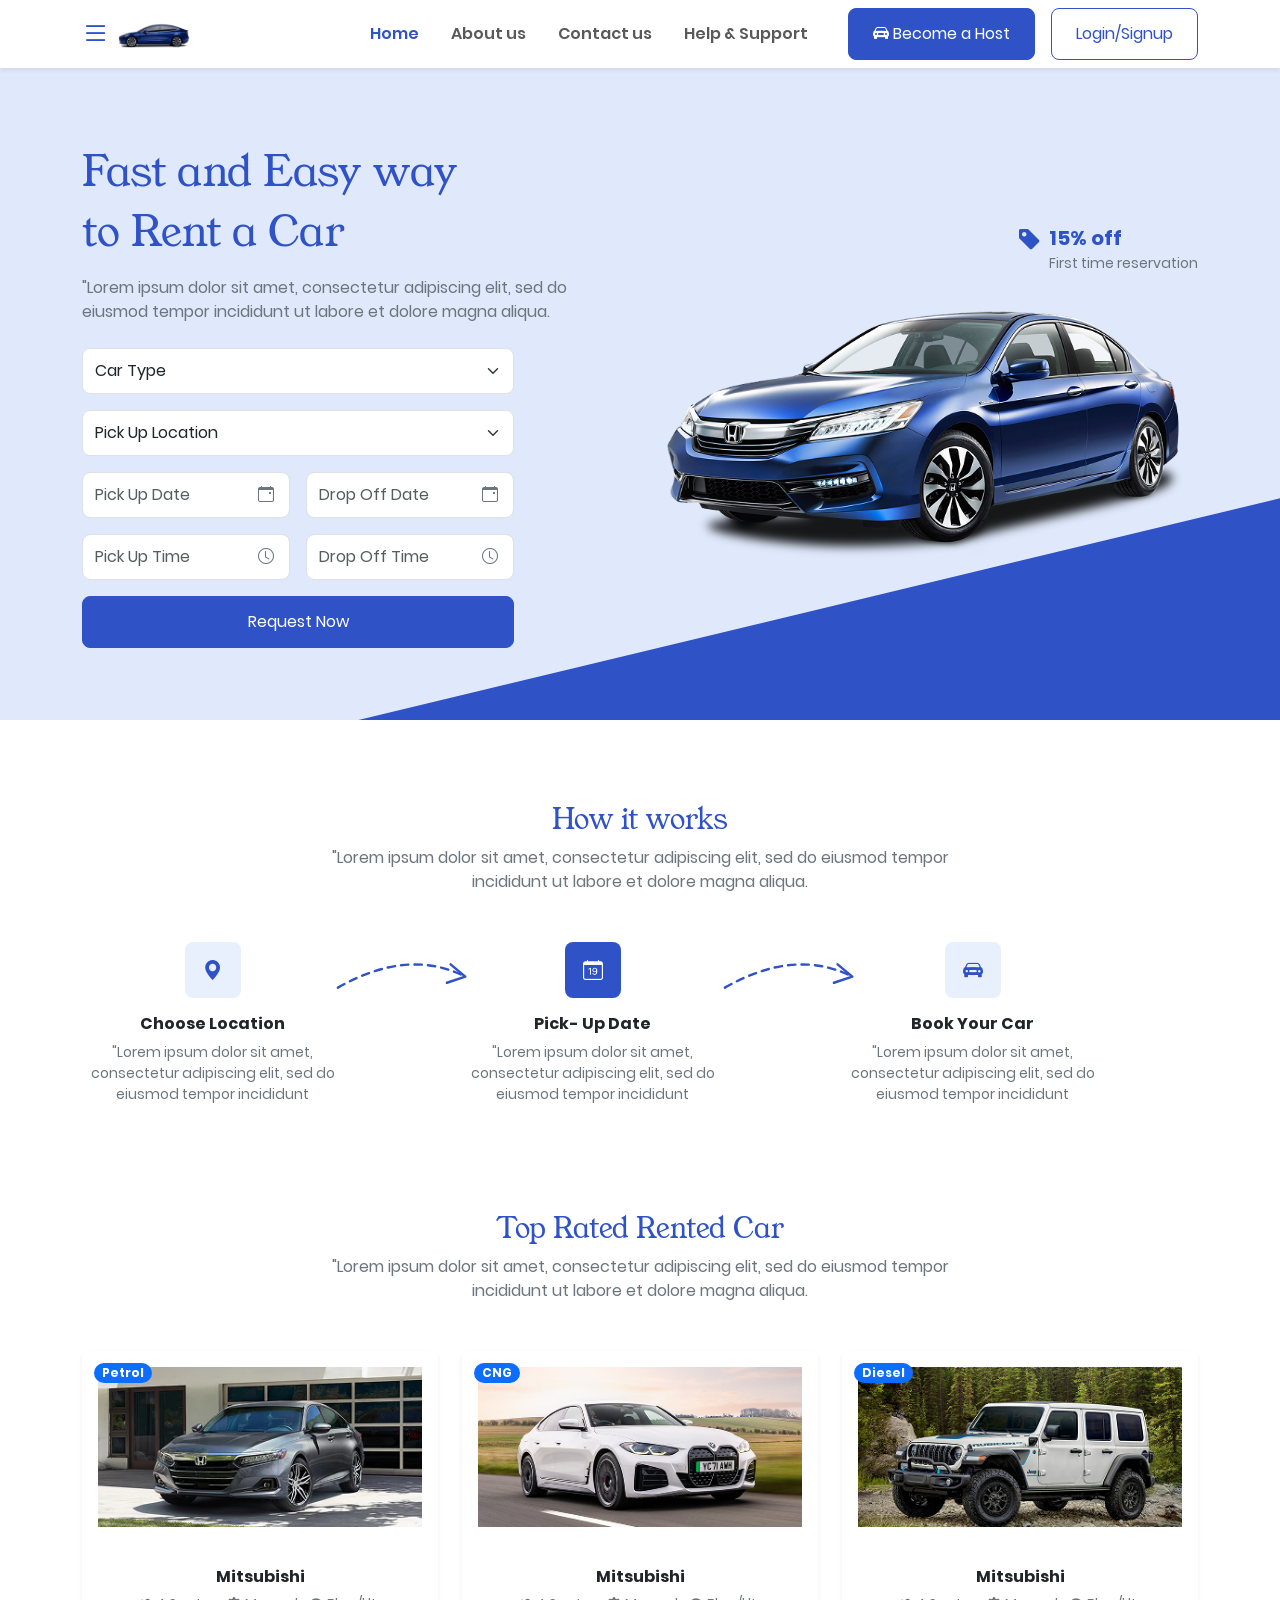
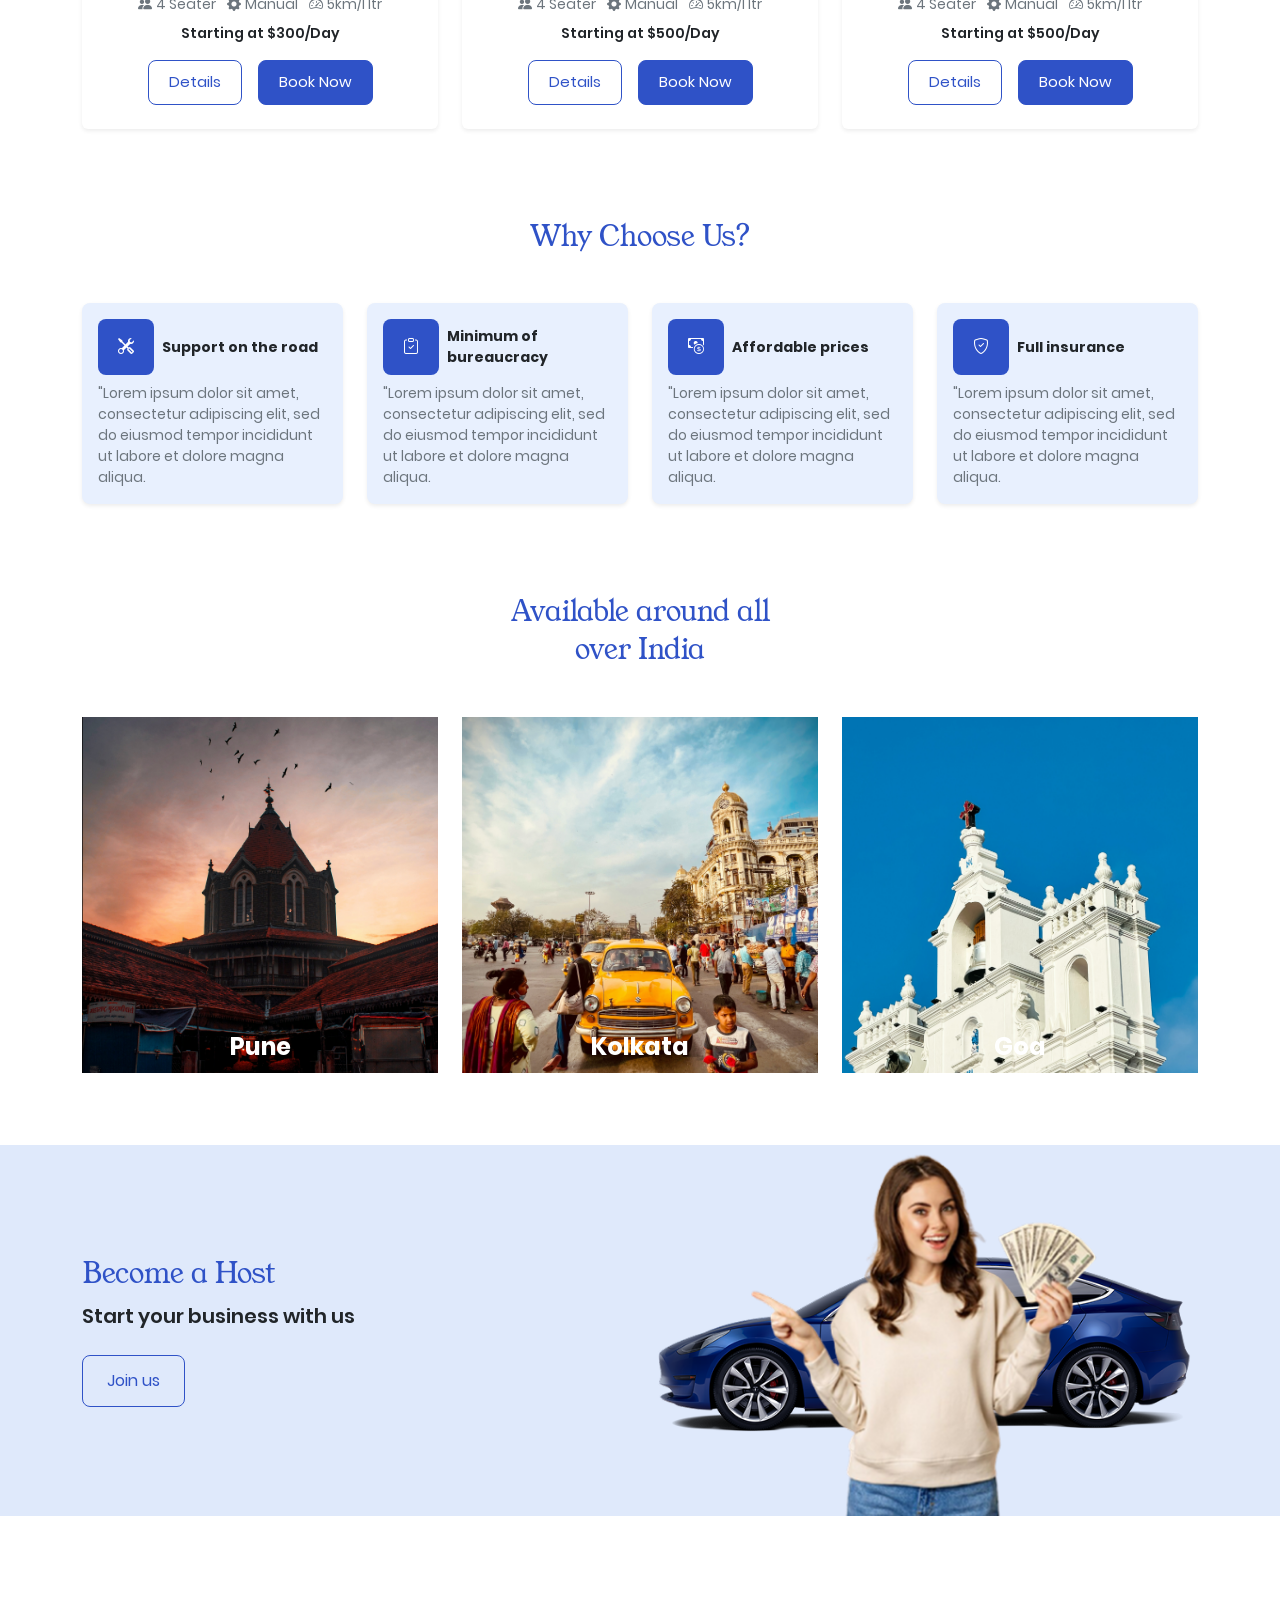
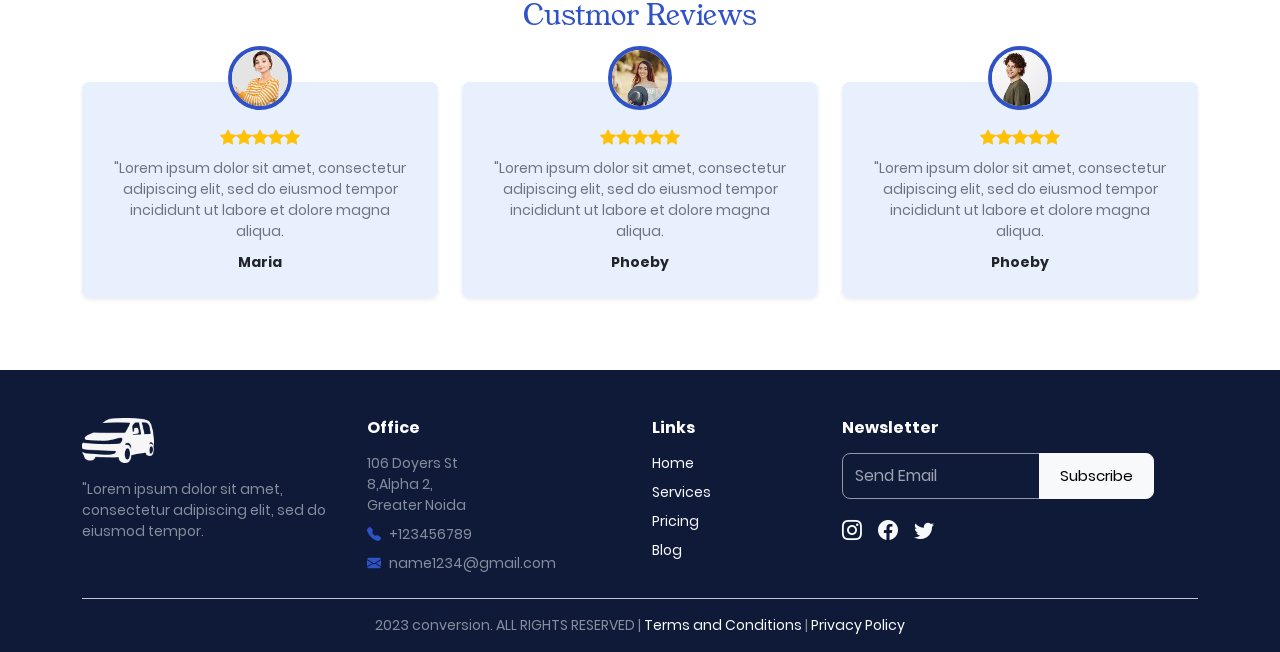
<file: index.html>
<!doctype html>
<html lang="en">
  <head>
    <meta charset="UTF-8" />
    <meta name="viewport" content="width=device-width, initial-scale=1" />
    <title>Home — RentCar</title>
    <meta
      name="description"
      content="Fast and easy way to rent a car. Book verified rental cars or list your own car and earn."
    />
    <link
      href="https://cdn.jsdelivr.net/npm/bootstrap@5.3.3/dist/css/bootstrap.min.css"
      rel="stylesheet"
    />
    <link
      href="https://cdn.jsdelivr.net/npm/bootstrap-icons@1.11.3/font/bootstrap-icons.min.css"
      rel="stylesheet"
    />
    <link href="style.css" rel="stylesheet" />
  </head>
  <body>
    <!-- ===== Navbar ===== -->
    <nav class="navbar navbar-expand-lg bg-white shadow-sm sticky-top">
      <div class="container">
        <a
          class="navbar-brand d-flex align-items-center gap-2 fw-bold fs-4"
          href="index.html"
        >
          <i class="bi bi-list fs-3 text-brand" aria-hidden="true"></i>
          <img src="images/car-side.png" alt="" height="30" />
          <span class="visually-hidden">RentCar</span>
        </a>
        <button
          class="navbar-toggler"
          type="button"
          data-bs-toggle="collapse"
          data-bs-target="#mainNav"
          aria-controls="mainNav"
          aria-expanded="false"
          aria-label="Toggle navigation"
        >
          <span class="navbar-toggler-icon"></span>
        </button>
        <div class="collapse navbar-collapse" id="mainNav">
          <ul
            class="navbar-nav ms-auto align-items-lg-center gap-lg-3 mt-3 mt-lg-0"
          >
            <li class="nav-item">
              <a
                class="nav-link active fw-semibold"
                aria-current="page"
                href="index.html"
                >Home</a
              >
            </li>
            <li class="nav-item">
              <a class="nav-link fw-semibold" href="about.html">About us</a>
            </li>
            <li class="nav-item">
              <a class="nav-link fw-semibold" href="contact.html">Contact us</a>
            </li>
            <li class="nav-item">
              <a class="nav-link fw-semibold" href="help-support.html"
                >Help &amp; Support</a
              >
            </li>
            <li class="nav-item d-flex gap-3 ms-lg-3 mt-2 mt-lg-0">
              <a class="btn btn-primary btn-lg" href="host.html"
                ><i class="bi bi-car-front-fill me-1" aria-hidden="true"></i
                >Become a Host</a
              >
              <a class="btn btn-outline-primary btn-lg" href="contact.html"
                >Login/Signup</a
              >
            </li>
          </ul>
        </div>
      </div>
    </nav>

    <!-- ===== Hero ===== -->
    <header class="hero-home">
      <div class="hero-slash" aria-hidden="true"></div>
      <div class="container position-relative py-5">
        <div class="row align-items-center g-4 py-4">
          <div class="col-lg-6">
            <h1 class="display-5 fw-bold lh-sm">
              Fast and Easy way<br />to Rent a Car
            </h1>
            <p class="text-secondary mt-3 mb-4">
              "Lorem ipsum dolor sit amet, consectetur adipiscing elit, sed do
              eiusmod tempor incididunt ut labore et dolore magna aliqua.
            </p>
            <form onsubmit="return false;" style="max-width: 27rem">
              <div class="mb-3">
                <label class="visually-hidden" for="carType">Car Type</label>
                <select class="form-select" id="carType">
                  <option selected disabled>Car Type</option>
                  <option>Sedan</option>
                  <option>SUV</option>
                  <option>Hatchback</option>
                </select>
              </div>
              <div class="mb-3">
                <label class="visually-hidden" for="pickLoc"
                  >Pick Up Location</label
                >
                <select class="form-select" id="pickLoc">
                  <option selected disabled>Pick Up Location</option>
                  <option>Pune</option>
                  <option>Kolkata</option>
                  <option>Goa</option>
                </select>
              </div>
              <div class="row g-3 mb-3">
                <div class="col-6">
                  <label class="visually-hidden" for="pickDate"
                    >Pick Up Date</label
                  >
                  <div class="position-relative">
                    <input
                      type="text"
                      class="form-control pe-5"
                      id="pickDate"
                      placeholder="Pick Up Date"
                    />
                    <i
                      class="bi bi-calendar-event position-absolute top-50 end-0 translate-middle-y me-3 text-secondary"
                      aria-hidden="true"
                    ></i>
                  </div>
                </div>
                <div class="col-6">
                  <label class="visually-hidden" for="dropDate"
                    >Drop Off Date</label
                  >
                  <div class="position-relative">
                    <input
                      type="text"
                      class="form-control pe-5"
                      id="dropDate"
                      placeholder="Drop Off Date"
                    />
                    <i
                      class="bi bi-calendar-event position-absolute top-50 end-0 translate-middle-y me-3 text-secondary"
                      aria-hidden="true"
                    ></i>
                  </div>
                </div>
                <div class="col-6">
                  <label class="visually-hidden" for="pickTime"
                    >Pick Up Time</label
                  >
                  <div class="position-relative">
                    <input
                      type="text"
                      class="form-control pe-5"
                      id="pickTime"
                      placeholder="Pick Up Time"
                    />
                    <i
                      class="bi bi-clock position-absolute top-50 end-0 translate-middle-y me-3 text-secondary"
                      aria-hidden="true"
                    ></i>
                  </div>
                </div>
                <div class="col-6">
                  <label class="visually-hidden" for="dropTime"
                    >Drop Off Time</label
                  >
                  <div class="position-relative">
                    <input
                      type="text"
                      class="form-control pe-5"
                      id="dropTime"
                      placeholder="Drop Off Time"
                    />
                    <i
                      class="bi bi-clock position-absolute top-50 end-0 translate-middle-y me-3 text-secondary"
                      aria-hidden="true"
                    ></i>
                  </div>
                </div>
              </div>
              <button class="btn btn-primary btn-lg w-100" type="submit">
                Request Now
              </button>
            </form>
          </div>
          <div class="col-lg-6">
            <div class="d-flex justify-content-end gap-2 mb-3">
              <i class="bi bi-tag-fill text-brand fs-4" aria-hidden="true"></i>
              <div>
                <span class="fw-bold text-brand fs-5">15% off</span>
                <small class="d-block text-secondary"
                  >First time reservation</small
                >
              </div>
            </div>
            <img
              src="images/car.png"
              alt="Blue rental sedan available on RentCar"
              class="img-fluid position-relative"
              width="640"
              height="400"
            />
          </div>
        </div>
      </div>
    </header>

    <!-- ===== How it works ===== -->
    <section class="section pb-4">
      <div class="container">
        <div class="text-center mx-auto mb-5" style="max-width: 40rem">
          <h2 class="fw-bold mt-2">How it works</h2>
          <p class="text-secondary mb-0">
            "Lorem ipsum dolor sit amet, consectetur adipiscing elit, sed do
            eiusmod tempor incididunt ut labore et dolore magna aliqua.
          </p>
        </div>
        <div class="row g-4 text-center align-items-start position-relative">
          <svg
            class="how-arrow d-none d-md-block"
            style="left: 22%"
            viewBox="0 0 120 40"
            aria-hidden="true"
          >
            <path
              d="M4 34 Q60 2 106 24"
              fill="none"
              stroke="currentColor"
              stroke-width="2"
              stroke-dasharray="6 5"
              stroke-linecap="round"
            />
            <path
              d="M96 15 L108 25 L93 30"
              fill="none"
              stroke="currentColor"
              stroke-width="2"
              stroke-linecap="round"
              stroke-linejoin="round"
            />
          </svg>
          <svg
            class="how-arrow d-none d-md-block"
            style="left: 56%"
            viewBox="0 0 120 40"
            aria-hidden="true"
          >
            <path
              d="M4 34 Q60 2 106 24"
              fill="none"
              stroke="currentColor"
              stroke-width="2"
              stroke-dasharray="6 5"
              stroke-linecap="round"
            />
            <path
              d="M96 15 L108 25 L93 30"
              fill="none"
              stroke="currentColor"
              stroke-width="2"
              stroke-linecap="round"
              stroke-linejoin="round"
            />
          </svg>
          <div class="col-12 col-md-4 col-lg-3">
            <div class="icon-sq-tint mb-3">
              <i class="bi bi-geo-alt-fill fs-5" aria-hidden="true"></i>
            </div>
            <h3 class="h6 fw-bold">Choose Location</h3>
            <p class="text-secondary small mb-0">
              "Lorem ipsum dolor sit amet, consectetur adipiscing elit, sed do
              eiusmod tempor incididunt
            </p>
          </div>
          <div class="col-12 col-md-4 col-lg-3 offset-lg-1">
            <div class="icon-sq-fill mb-3">
              <i class="bi bi-calendar-date fs-5" aria-hidden="true"></i>
            </div>
            <h3 class="h6 fw-bold">Pick- Up Date</h3>
            <p class="text-secondary small mb-0">
              "Lorem ipsum dolor sit amet, consectetur adipiscing elit, sed do
              eiusmod tempor incididunt
            </p>
          </div>
          <div class="col-12 col-md-4 col-lg-3 offset-lg-1">
            <div class="icon-sq-tint mb-3">
              <i class="bi bi-car-front-fill fs-5" aria-hidden="true"></i>
            </div>
            <h3 class="h6 fw-bold">Book Your Car</h3>
            <p class="text-secondary small mb-0">
              "Lorem ipsum dolor sit amet, consectetur adipiscing elit, sed do
              eiusmod tempor incididunt
            </p>
          </div>
        </div>
      </div>
    </section>

    <!-- ===== Top rated fleet ===== -->
    <section class="section" id="fleet">
      <div class="container">
        <div class="text-center mx-auto mb-5" style="max-width: 40rem">
          <h2 class="fw-bold mt-2">Top Rated Rented Car</h2>
          <p class="text-secondary mb-0">
            "Lorem ipsum dolor sit amet, consectetur adipiscing elit, sed do
            eiusmod tempor incididunt ut labore et dolore magna aliqua.
          </p>
        </div>
        <div class="row g-4">
          <div class="col-12 col-md-6 col-lg-4">
            <div class="card h-100 border-0 shadow-sm position-relative">
              <span class="card-badge badge rounded-pill text-bg-primary"
                >Petrol</span
              >
              <img
                src="images/hyundai.png"
                class="card-img-top bg-white p-3"
                style="object-fit: cover; height: 12rem"
                alt="Grey sedan available for rent"
              />
              <div class="card-body p-4 text-center">
                <h3 class="h6 fw-bold">Mitsubishi</h3>
                <p class="small text-secondary mb-2">
                  <i class="bi bi-people-fill me-1" aria-hidden="true"></i>4
                  Seater
                  <i class="bi bi-gear-fill ms-2 me-1" aria-hidden="true"></i
                  >Manual
                  <i class="bi bi-speedometer2 ms-2 me-1" aria-hidden="true"></i
                  >5km/l ltr
                </p>
                <p class="small fw-semibold mb-3">Starting at $300/Day</p>
                <div class="d-flex justify-content-center gap-3">
                  <a href="contact.html" class="btn btn-outline-primary"
                    >Details</a
                  >
                  <a href="contact.html" class="btn btn-primary">Book Now</a>
                </div>
              </div>
            </div>
          </div>
          <div class="col-12 col-md-6 col-lg-4">
            <div class="card h-100 border-0 shadow-sm position-relative">
              <span class="card-badge badge rounded-pill text-bg-primary"
                >CNG</span
              >
              <img
                src="images/bmw.png"
                class="card-img-top bg-white p-3"
                style="object-fit: cover; height: 12rem"
                alt="White sedan available for rent"
              />
              <div class="card-body p-4 text-center">
                <h3 class="h6 fw-bold">Mitsubishi</h3>
                <p class="small text-secondary mb-2">
                  <i class="bi bi-people-fill me-1" aria-hidden="true"></i>4
                  Seater
                  <i class="bi bi-gear-fill ms-2 me-1" aria-hidden="true"></i
                  >Manual
                  <i class="bi bi-speedometer2 ms-2 me-1" aria-hidden="true"></i
                  >5km/l ltr
                </p>
                <p class="small fw-semibold mb-3">Starting at $500/Day</p>
                <div class="d-flex justify-content-center gap-3">
                  <a href="contact.html" class="btn btn-outline-primary"
                    >Details</a
                  >
                  <a href="contact.html" class="btn btn-primary">Book Now</a>
                </div>
              </div>
            </div>
          </div>
          <div class="col-12 col-md-6 col-lg-4">
            <div class="card h-100 border-0 shadow-sm position-relative">
              <span class="card-badge badge rounded-pill text-bg-primary"
                >Diesel</span
              >
              <img
                src="images/jeep.png"
                class="card-img-top bg-white p-3"
                style="object-fit: cover; height: 12rem"
                alt="White off-roader available for rent"
              />
              <div class="card-body p-4 text-center">
                <h3 class="h6 fw-bold">Mitsubishi</h3>
                <p class="small text-secondary mb-2">
                  <i class="bi bi-people-fill me-1" aria-hidden="true"></i>4
                  Seater
                  <i class="bi bi-gear-fill ms-2 me-1" aria-hidden="true"></i
                  >Manual
                  <i class="bi bi-speedometer2 ms-2 me-1" aria-hidden="true"></i
                  >5km/l ltr
                </p>
                <p class="small fw-semibold mb-3">Starting at $500/Day</p>
                <div class="d-flex justify-content-center gap-3">
                  <a href="contact.html" class="btn btn-outline-primary"
                    >Details</a
                  >
                  <a href="contact.html" class="btn btn-primary">Book Now</a>
                </div>
              </div>
            </div>
          </div>
        </div>
      </div>
    </section>

    <!-- ===== Why choose us ===== -->
    <section class="section pt-2">
      <div class="container">
        <div class="text-center mx-auto mb-5" style="max-width: 40rem">
          <h2 class="fw-bold mt-2">Why Choose Us?</h2>
        </div>
        <div class="row g-4">
          <div class="col-12 col-sm-6 col-lg-3">
            <div class="bg-tint-2 rounded-3 p-3 h-100 shadow-sm">
              <div class="d-flex align-items-center gap-2 mb-2">
                <span class="icon-sq-fill"
                  ><i class="bi bi-tools" aria-hidden="true"></i
                ></span>
                <span class="fw-bold small">Support on the road</span>
              </div>
              <p class="small text-secondary mb-0">
                "Lorem ipsum dolor sit amet, consectetur adipiscing elit, sed do
                eiusmod tempor incididunt ut labore et dolore magna aliqua.
              </p>
            </div>
          </div>
          <div class="col-12 col-sm-6 col-lg-3">
            <div class="bg-tint-2 rounded-3 p-3 h-100 shadow-sm">
              <div class="d-flex align-items-center gap-2 mb-2">
                <span class="icon-sq-fill"
                  ><i class="bi bi-clipboard-check" aria-hidden="true"></i
                ></span>
                <span class="fw-bold small">Minimum of bureaucracy</span>
              </div>
              <p class="small text-secondary mb-0">
                "Lorem ipsum dolor sit amet, consectetur adipiscing elit, sed do
                eiusmod tempor incididunt ut labore et dolore magna aliqua.
              </p>
            </div>
          </div>
          <div class="col-12 col-sm-6 col-lg-3">
            <div class="bg-tint-2 rounded-3 p-3 h-100 shadow-sm">
              <div class="d-flex align-items-center gap-2 mb-2">
                <span class="icon-sq-fill"
                  ><i class="bi bi-cash-coin" aria-hidden="true"></i
                ></span>
                <span class="fw-bold small">Affordable prices</span>
              </div>
              <p class="small text-secondary mb-0">
                "Lorem ipsum dolor sit amet, consectetur adipiscing elit, sed do
                eiusmod tempor incididunt ut labore et dolore magna aliqua.
              </p>
            </div>
          </div>
          <div class="col-12 col-sm-6 col-lg-3">
            <div class="bg-tint-2 rounded-3 p-3 h-100 shadow-sm">
              <div class="d-flex align-items-center gap-2 mb-2">
                <span class="icon-sq-fill"
                  ><i class="bi bi-shield-check" aria-hidden="true"></i
                ></span>
                <span class="fw-bold small">Full insurance</span>
              </div>
              <p class="small text-secondary mb-0">
                "Lorem ipsum dolor sit amet, consectetur adipiscing elit, sed do
                eiusmod tempor incididunt ut labore et dolore magna aliqua.
              </p>
            </div>
          </div>
        </div>
      </div>
    </section>

    <!-- ===== Cities ===== -->
    <section class="section pt-2">
      <div class="container">
        <div class="text-center mx-auto mb-5" style="max-width: 40rem">
          <h2 class="fw-bold mt-2">Available around all<br />over India</h2>
        </div>
        <div class="row g-4">
          <div class="col-12 col-md-4">
            <div class="position-relative">
              <img
                src="images/pune.jpg"
                class="img-fluid w-100"
                style="object-fit: cover; aspect-ratio: 1/1"
                alt="Landmark building in Pune"
              />
              <span
                class="position-absolute bottom-0 start-0 w-100 text-center text-white fw-bold fs-4 pb-2"
                >Pune</span
              >
            </div>
          </div>
          <div class="col-12 col-md-4">
            <div class="position-relative">
              <img
                src="images/kolkata.jpg"
                class="img-fluid w-100"
                style="object-fit: cover; aspect-ratio: 1/1"
                alt="Bridge over the river in Kolkata"
              />
              <span
                class="position-absolute bottom-0 start-0 w-100 text-center text-white fw-bold fs-4 pb-2"
                >Kolkata</span
              >
            </div>
          </div>
          <div class="col-12 col-md-4">
            <div class="position-relative">
              <img
                src="images/goa.jpg"
                class="img-fluid w-100"
                style="object-fit: cover; aspect-ratio: 1/1"
                alt="Pool and palms in Goa"
              />
              <span
                class="position-absolute bottom-0 start-0 w-100 text-center text-white fw-bold fs-4 pb-2"
                >Goa</span
              >
            </div>
          </div>
        </div>
      </div>
    </section>

    <!-- ===== Become a host ===== -->
    <section class="section bg-tint overflow-hidden">
      <div class="container">
        <div class="row align-items-center g-4">
          <div class="col-lg-6">
            <h2 class="fw-bold">Become a Host</h2>
            <p class="fs-5 fw-semibold text-dark mb-4">
              Start your business with us
            </p>
            <a href="host.html" class="btn btn-outline-primary btn-lg"
              >Join us</a
            >
          </div>
          <div class="col-lg-6 text-center host-visual">
            <img src="images/car-side.png" alt="" class="img-fluid w-100" />
            <img
              src="images/host-woman.png"
              alt="Smiling car owner pointing at her listed car"
              class="host-woman img-fluid"
            />
          </div>
        </div>
      </div>
    </section>

    <!-- ===== Reviews ===== -->
    <section class="section">
      <div class="container">
        <div class="text-center mx-auto mb-5" style="max-width: 40rem">
          <h2 class="fw-bold mt-2">Custmor Reviews</h2>
        </div>
        <div class="row g-4 text-center">
          <div class="col-12 col-md-4">
            <div class="bg-tint-2 rounded-3 px-4 pb-4 pt-0 h-100 shadow-sm">
              <img
                src="images/customer-1.png"
                alt=""
                class="rounded-circle avatar-ring review-avatar mb-3"
                width="64"
                height="64"
              />
              <div class="text-warning mb-2" aria-label="Rated 5 out of 5">
                <i class="bi bi-star-fill"></i><i class="bi bi-star-fill"></i
                ><i class="bi bi-star-fill"></i><i class="bi bi-star-fill"></i
                ><i class="bi bi-star-fill"></i>
              </div>
              <p class="small text-secondary mb-2">
                "Lorem ipsum dolor sit amet, consectetur adipiscing elit, sed do
                eiusmod tempor incididunt ut labore et dolore magna aliqua.
              </p>
              <span class="fw-bold small">Maria</span>
            </div>
          </div>
          <div class="col-12 col-md-4">
            <div class="bg-tint-2 rounded-3 px-4 pb-4 pt-0 h-100 shadow-sm">
              <img
                src="images/customer-2.png"
                alt=""
                class="rounded-circle avatar-ring review-avatar mb-3"
                width="64"
                height="64"
              />
              <div class="text-warning mb-2" aria-label="Rated 5 out of 5">
                <i class="bi bi-star-fill"></i><i class="bi bi-star-fill"></i
                ><i class="bi bi-star-fill"></i><i class="bi bi-star-fill"></i
                ><i class="bi bi-star-fill"></i>
              </div>
              <p class="small text-secondary mb-2">
                "Lorem ipsum dolor sit amet, consectetur adipiscing elit, sed do
                eiusmod tempor incididunt ut labore et dolore magna aliqua.
              </p>
              <span class="fw-bold small">Phoeby</span>
            </div>
          </div>
          <div class="col-12 col-md-4">
            <div class="bg-tint-2 rounded-3 px-4 pb-4 pt-0 h-100 shadow-sm">
              <img
                src="images/customer-3.png"
                alt=""
                class="rounded-circle avatar-ring review-avatar mb-3"
                width="64"
                height="64"
              />
              <div class="text-warning mb-2" aria-label="Rated 5 out of 5">
                <i class="bi bi-star-fill"></i><i class="bi bi-star-fill"></i
                ><i class="bi bi-star-fill"></i><i class="bi bi-star-fill"></i
                ><i class="bi bi-star-fill"></i>
              </div>
              <p class="small text-secondary mb-2">
                "Lorem ipsum dolor sit amet, consectetur adipiscing elit, sed do
                eiusmod tempor incididunt ut labore et dolore magna aliqua.
              </p>
              <span class="fw-bold small">Phoeby</span>
            </div>
          </div>
        </div>
      </div>
    </section>

    <!-- ===== Footer ===== -->
    <footer class="footer text-white-50 pt-5">
      <div class="container">
        <div class="row g-4 pb-4">
          <div class="col-12 col-lg-3">
            <img src="images/car-watermark.png" alt="" width="72" />
            <p class="small mt-3 mb-0">
              "Lorem ipsum dolor sit amet, consectetur adipiscing elit, sed do
              eiusmod tempor.
            </p>
          </div>
          <div class="col-6 col-lg-3">
            <h3 class="h6 fw-bold text-white mb-3">Office</h3>
            <p class="small mb-2">
              106 Doyers St<br />8,Alpha 2,<br />Greater Noida
            </p>
            <p class="small mb-2">
              <i
                class="bi bi-telephone-fill me-2 text-brand"
                aria-hidden="true"
              ></i
              >+123456789
            </p>
            <p class="small mb-0">
              <i
                class="bi bi-envelope-fill me-2 text-brand"
                aria-hidden="true"
              ></i
              >name1234@gmail.com
            </p>
          </div>
          <div class="col-6 col-lg-2">
            <h3 class="h6 fw-bold text-white mb-3">Links</h3>
            <ul class="list-unstyled small mb-0">
              <li class="mb-2">
                <a
                  class="link-light link-offset-2 link-underline-opacity-0 link-underline-opacity-100-hover"
                  href="index.html"
                  >Home</a
                >
              </li>
              <li class="mb-2">
                <a
                  class="link-light link-offset-2 link-underline-opacity-0 link-underline-opacity-100-hover"
                  href="index.html#fleet"
                  >Services</a
                >
              </li>
              <li class="mb-2">
                <a
                  class="link-light link-offset-2 link-underline-opacity-0 link-underline-opacity-100-hover"
                  href="host.html"
                  >Pricing</a
                >
              </li>
              <li class="mb-2">
                <a
                  class="link-light link-offset-2 link-underline-opacity-0 link-underline-opacity-100-hover"
                  href="about.html"
                  >Blog</a
                >
              </li>
            </ul>
          </div>
          <div class="col-12 col-lg-4">
            <h3 class="h6 fw-bold text-white mb-3">Newsletter</h3>
            <label class="visually-hidden" for="newsEmail">Email</label>
            <form
              class="input-group"
              style="max-width: 19.5rem"
              onsubmit="return false;"
            >
              <input
                id="newsEmail"
                class="form-control"
                type="email"
                placeholder="Send Email"
              />
              <button class="btn btn-light" type="submit">Subscribe</button>
            </form>
            <div class="d-flex gap-3 mt-3 fs-5">
              <a class="link-light" href="#" aria-label="Instagram"
                ><i class="bi bi-instagram"></i
              ></a>
              <a class="link-light" href="#" aria-label="Facebook"
                ><i class="bi bi-facebook"></i
              ></a>
              <a class="link-light" href="#" aria-label="Twitter"
                ><i class="bi bi-twitter"></i
              ></a>
            </div>
          </div>
        </div>
        <div class="border-top border-secondary-subtle py-3 small text-center">
          2023 conversion. ALL RIGHTS RESERVED |
          <a
            class="link-light link-offset-2 link-underline-opacity-0 link-underline-opacity-100-hover"
            href="#"
            >Terms and Conditions</a
          >
          |
          <a
            class="link-light link-offset-2 link-underline-opacity-0 link-underline-opacity-100-hover"
            href="#"
            >Privacy Policy</a
          >
        </div>
      </div>
    </footer>

    <script src="https://cdn.jsdelivr.net/npm/bootstrap@5.3.3/dist/js/bootstrap.bundle.min.js"></script>
  </body>
</html>
</file>
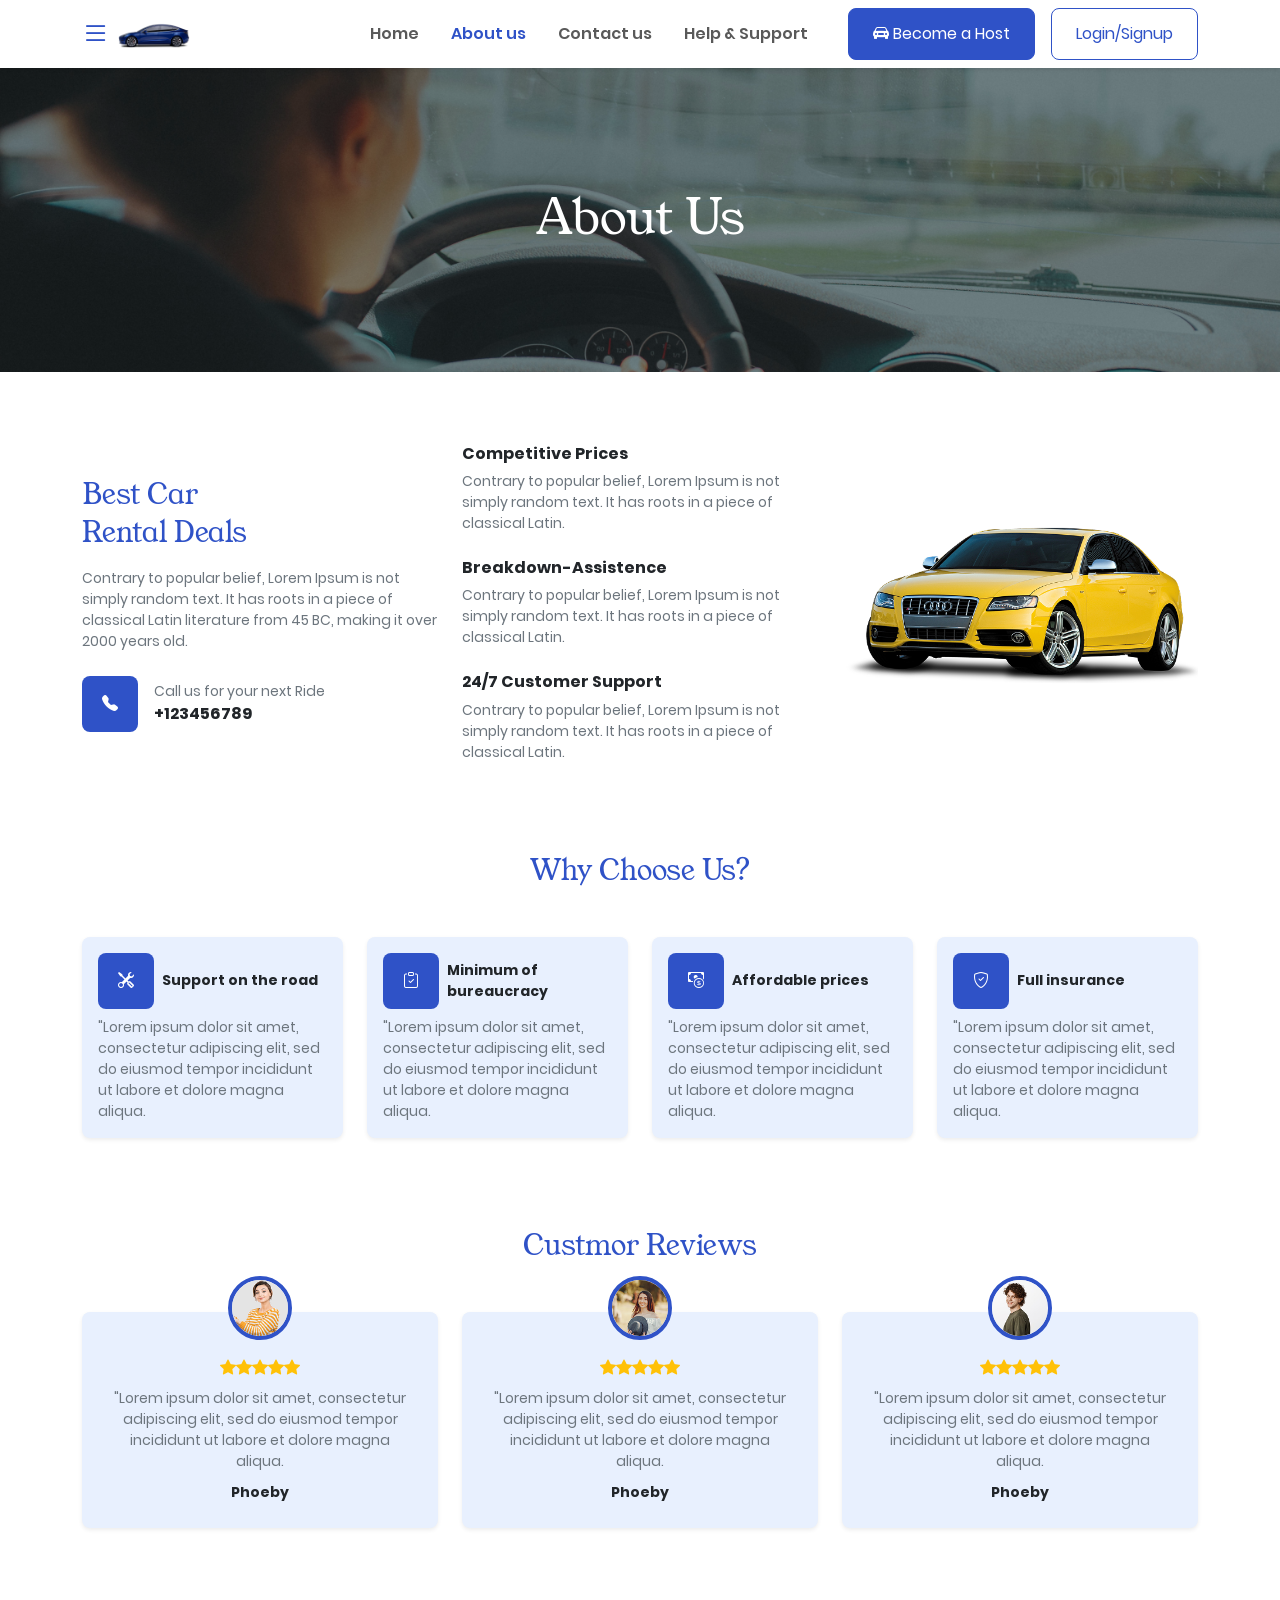
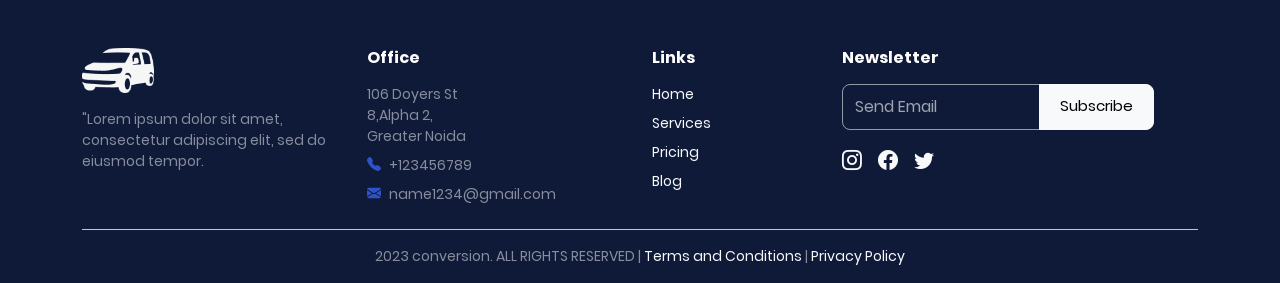
<file: about.html>
<!doctype html>
<html lang="en">
  <head>
    <meta charset="UTF-8" />
    <meta name="viewport" content="width=device-width, initial-scale=1" />
    <title>About us — RentCar</title>
    <meta
      name="description"
      content="Best car rental deals — the story and values behind RentCar."
    />
    <link
      href="https://cdn.jsdelivr.net/npm/bootstrap@5.3.3/dist/css/bootstrap.min.css"
      rel="stylesheet"
    />
    <link
      href="https://cdn.jsdelivr.net/npm/bootstrap-icons@1.11.3/font/bootstrap-icons.min.css"
      rel="stylesheet"
    />
    <link href="style.css" rel="stylesheet" />
  </head>
  <body>
    <!-- ===== Navbar ===== -->
    <nav class="navbar navbar-expand-lg bg-white shadow-sm sticky-top">
      <div class="container">
        <a
          class="navbar-brand d-flex align-items-center gap-2 fw-bold fs-4"
          href="index.html"
        >
          <i class="bi bi-list fs-3 text-brand" aria-hidden="true"></i>
          <img src="images/car-side.png" alt="" height="30" />
          <span class="visually-hidden">RentCar</span>
        </a>
        <button
          class="navbar-toggler"
          type="button"
          data-bs-toggle="collapse"
          data-bs-target="#mainNav"
          aria-controls="mainNav"
          aria-expanded="false"
          aria-label="Toggle navigation"
        >
          <span class="navbar-toggler-icon"></span>
        </button>
        <div class="collapse navbar-collapse" id="mainNav">
          <ul
            class="navbar-nav ms-auto align-items-lg-center gap-lg-3 mt-3 mt-lg-0"
          >
            <li class="nav-item">
              <a class="nav-link fw-semibold" href="index.html">Home</a>
            </li>
            <li class="nav-item">
              <a
                class="nav-link active fw-semibold"
                aria-current="page"
                href="about.html"
                >About us</a
              >
            </li>
            <li class="nav-item">
              <a class="nav-link fw-semibold" href="contact.html">Contact us</a>
            </li>
            <li class="nav-item">
              <a class="nav-link fw-semibold" href="help-support.html"
                >Help &amp; Support</a
              >
            </li>
            <li class="nav-item d-flex gap-3 ms-lg-3 mt-2 mt-lg-0">
              <a class="btn btn-primary btn-lg" href="host.html"
                ><i class="bi bi-car-front-fill me-1" aria-hidden="true"></i
                >Become a Host</a
              >
              <a class="btn btn-outline-primary btn-lg" href="contact.html"
                >Login/Signup</a
              >
            </li>
          </ul>
        </div>
      </div>
    </nav>

    <!-- ===== Page hero ===== -->
    <header
      class="page-hero text-white text-center"
      style="background-image: url(&quot;images/about-hero.jpg&quot;)"
    >
      <div
        class="position-absolute top-0 start-0 w-100 h-100 bg-dark opacity-50"
      ></div>
      <div class="container position-relative py-5">
        <div class="py-5">
          <h1 class="display-4 fw-bold text-white">About Us</h1>
        </div>
      </div>
    </header>

    <!-- ===== Best car rental deals ===== -->
    <section class="section">
      <div class="container">
        <div class="row g-4 align-items-center">
          <div class="col-lg-4">
            <h2 class="fw-bold">Best Car<br />Rental Deals</h2>
            <p class="small text-secondary mt-3">
              Contrary to popular belief, Lorem Ipsum is not simply random text.
              It has roots in a piece of classical Latin literature from 45 BC,
              making it over 2000 years old.
            </p>
            <div class="d-flex align-items-center gap-3 mt-4">
              <span class="icon-sq-fill"
                ><i class="bi bi-telephone-fill" aria-hidden="true"></i
              ></span>
              <div>
                <small class="text-secondary d-block"
                  >Call us for your next Ride</small
                >
                <span class="fw-bold">+123456789</span>
              </div>
            </div>
          </div>
          <div class="col-lg-4">
            <h3 class="h6 fw-bold">Competitive Prices</h3>
            <p class="small text-secondary mb-4">
              Contrary to popular belief, Lorem Ipsum is not simply random text.
              It has roots in a piece of classical Latin.
            </p>
            <h3 class="h6 fw-bold">Breakdown-Assistence</h3>
            <p class="small text-secondary mb-4">
              Contrary to popular belief, Lorem Ipsum is not simply random text.
              It has roots in a piece of classical Latin.
            </p>
            <h3 class="h6 fw-bold">24/7 Customer Support</h3>
            <p class="small text-secondary mb-0">
              Contrary to popular belief, Lorem Ipsum is not simply random text.
              It has roots in a piece of classical Latin.
            </p>
          </div>
          <div class="col-lg-4 text-center">
            <img
              src="images/about-car.png"
              alt="Yellow compact car from the RentCar fleet"
              class="img-fluid"
            />
          </div>
        </div>
      </div>
    </section>

    <!-- ===== Why choose us ===== -->
    <section class="section pt-2">
      <div class="container">
        <div class="text-center mx-auto mb-5" style="max-width: 40rem">
          <h2 class="fw-bold mt-2">Why Choose Us?</h2>
        </div>
        <div class="row g-4">
          <div class="col-12 col-sm-6 col-lg-3">
            <div class="bg-tint-2 rounded-3 p-3 h-100 shadow-sm">
              <div class="d-flex align-items-center gap-2 mb-2">
                <span class="icon-sq-fill"
                  ><i class="bi bi-tools" aria-hidden="true"></i
                ></span>
                <span class="fw-bold small">Support on the road</span>
              </div>
              <p class="small text-secondary mb-0">
                "Lorem ipsum dolor sit amet, consectetur adipiscing elit, sed do
                eiusmod tempor incididunt ut labore et dolore magna aliqua.
              </p>
            </div>
          </div>
          <div class="col-12 col-sm-6 col-lg-3">
            <div class="bg-tint-2 rounded-3 p-3 h-100 shadow-sm">
              <div class="d-flex align-items-center gap-2 mb-2">
                <span class="icon-sq-fill"
                  ><i class="bi bi-clipboard-check" aria-hidden="true"></i
                ></span>
                <span class="fw-bold small">Minimum of bureaucracy</span>
              </div>
              <p class="small text-secondary mb-0">
                "Lorem ipsum dolor sit amet, consectetur adipiscing elit, sed do
                eiusmod tempor incididunt ut labore et dolore magna aliqua.
              </p>
            </div>
          </div>
          <div class="col-12 col-sm-6 col-lg-3">
            <div class="bg-tint-2 rounded-3 p-3 h-100 shadow-sm">
              <div class="d-flex align-items-center gap-2 mb-2">
                <span class="icon-sq-fill"
                  ><i class="bi bi-cash-coin" aria-hidden="true"></i
                ></span>
                <span class="fw-bold small">Affordable prices</span>
              </div>
              <p class="small text-secondary mb-0">
                "Lorem ipsum dolor sit amet, consectetur adipiscing elit, sed do
                eiusmod tempor incididunt ut labore et dolore magna aliqua.
              </p>
            </div>
          </div>
          <div class="col-12 col-sm-6 col-lg-3">
            <div class="bg-tint-2 rounded-3 p-3 h-100 shadow-sm">
              <div class="d-flex align-items-center gap-2 mb-2">
                <span class="icon-sq-fill"
                  ><i class="bi bi-shield-check" aria-hidden="true"></i
                ></span>
                <span class="fw-bold small">Full insurance</span>
              </div>
              <p class="small text-secondary mb-0">
                "Lorem ipsum dolor sit amet, consectetur adipiscing elit, sed do
                eiusmod tempor incididunt ut labore et dolore magna aliqua.
              </p>
            </div>
          </div>
        </div>
      </div>
    </section>

    <!-- ===== Reviews ===== -->
    <section class="section pt-2">
      <div class="container">
        <div class="text-center mx-auto mb-5" style="max-width: 40rem">
          <h2 class="fw-bold mt-2">Custmor Reviews</h2>
        </div>
        <div class="row g-4 text-center">
          <div class="col-12 col-md-4">
            <div class="bg-tint-2 rounded-3 px-4 pb-4 pt-0 h-100 shadow-sm">
              <img
                src="images/customer-1.png"
                alt=""
                class="rounded-circle avatar-ring review-avatar mb-3"
                width="64"
                height="64"
              />
              <div class="text-warning mb-2" aria-label="Rated 5 out of 5">
                <i class="bi bi-star-fill"></i><i class="bi bi-star-fill"></i
                ><i class="bi bi-star-fill"></i><i class="bi bi-star-fill"></i
                ><i class="bi bi-star-fill"></i>
              </div>
              <p class="small text-secondary mb-2">
                "Lorem ipsum dolor sit amet, consectetur adipiscing elit, sed do
                eiusmod tempor incididunt ut labore et dolore magna aliqua.
              </p>
              <span class="fw-bold small">Phoeby</span>
            </div>
          </div>
          <div class="col-12 col-md-4">
            <div class="bg-tint-2 rounded-3 px-4 pb-4 pt-0 h-100 shadow-sm">
              <img
                src="images/customer-2.png"
                alt=""
                class="rounded-circle avatar-ring review-avatar mb-3"
                width="64"
                height="64"
              />
              <div class="text-warning mb-2" aria-label="Rated 5 out of 5">
                <i class="bi bi-star-fill"></i><i class="bi bi-star-fill"></i
                ><i class="bi bi-star-fill"></i><i class="bi bi-star-fill"></i
                ><i class="bi bi-star-fill"></i>
              </div>
              <p class="small text-secondary mb-2">
                "Lorem ipsum dolor sit amet, consectetur adipiscing elit, sed do
                eiusmod tempor incididunt ut labore et dolore magna aliqua.
              </p>
              <span class="fw-bold small">Phoeby</span>
            </div>
          </div>
          <div class="col-12 col-md-4">
            <div class="bg-tint-2 rounded-3 px-4 pb-4 pt-0 h-100 shadow-sm">
              <img
                src="images/customer-3.png"
                alt=""
                class="rounded-circle avatar-ring review-avatar mb-3"
                width="64"
                height="64"
              />
              <div class="text-warning mb-2" aria-label="Rated 5 out of 5">
                <i class="bi bi-star-fill"></i><i class="bi bi-star-fill"></i
                ><i class="bi bi-star-fill"></i><i class="bi bi-star-fill"></i
                ><i class="bi bi-star-fill"></i>
              </div>
              <p class="small text-secondary mb-2">
                "Lorem ipsum dolor sit amet, consectetur adipiscing elit, sed do
                eiusmod tempor incididunt ut labore et dolore magna aliqua.
              </p>
              <span class="fw-bold small">Phoeby</span>
            </div>
          </div>
        </div>
      </div>
    </section>

    <!-- ===== Footer ===== -->
    <footer class="footer text-white-50 pt-5">
      <div class="container">
        <div class="row g-4 pb-4">
          <div class="col-12 col-lg-3">
            <img src="images/car-watermark.png" alt="" width="72" />
            <p class="small mt-3 mb-0">
              "Lorem ipsum dolor sit amet, consectetur adipiscing elit, sed do
              eiusmod tempor.
            </p>
          </div>
          <div class="col-6 col-lg-3">
            <h3 class="h6 fw-bold text-white mb-3">Office</h3>
            <p class="small mb-2">
              106 Doyers St<br />8,Alpha 2,<br />Greater Noida
            </p>
            <p class="small mb-2">
              <i
                class="bi bi-telephone-fill me-2 text-brand"
                aria-hidden="true"
              ></i
              >+123456789
            </p>
            <p class="small mb-0">
              <i
                class="bi bi-envelope-fill me-2 text-brand"
                aria-hidden="true"
              ></i
              >name1234@gmail.com
            </p>
          </div>
          <div class="col-6 col-lg-2">
            <h3 class="h6 fw-bold text-white mb-3">Links</h3>
            <ul class="list-unstyled small mb-0">
              <li class="mb-2">
                <a
                  class="link-light link-offset-2 link-underline-opacity-0 link-underline-opacity-100-hover"
                  href="index.html"
                  >Home</a
                >
              </li>
              <li class="mb-2">
                <a
                  class="link-light link-offset-2 link-underline-opacity-0 link-underline-opacity-100-hover"
                  href="index.html#fleet"
                  >Services</a
                >
              </li>
              <li class="mb-2">
                <a
                  class="link-light link-offset-2 link-underline-opacity-0 link-underline-opacity-100-hover"
                  href="host.html"
                  >Pricing</a
                >
              </li>
              <li class="mb-2">
                <a
                  class="link-light link-offset-2 link-underline-opacity-0 link-underline-opacity-100-hover"
                  href="about.html"
                  >Blog</a
                >
              </li>
            </ul>
          </div>
          <div class="col-12 col-lg-4">
            <h3 class="h6 fw-bold text-white mb-3">Newsletter</h3>
            <label class="visually-hidden" for="newsEmail">Email</label>
            <form
              class="input-group"
              style="max-width: 19.5rem"
              onsubmit="return false;"
            >
              <input
                id="newsEmail"
                class="form-control"
                type="email"
                placeholder="Send Email"
              />
              <button class="btn btn-light" type="submit">Subscribe</button>
            </form>
            <div class="d-flex gap-3 mt-3 fs-5">
              <a class="link-light" href="#" aria-label="Instagram"
                ><i class="bi bi-instagram"></i
              ></a>
              <a class="link-light" href="#" aria-label="Facebook"
                ><i class="bi bi-facebook"></i
              ></a>
              <a class="link-light" href="#" aria-label="Twitter"
                ><i class="bi bi-twitter"></i
              ></a>
            </div>
          </div>
        </div>
        <div class="border-top border-secondary-subtle py-3 small text-center">
          2023 conversion. ALL RIGHTS RESERVED |
          <a
            class="link-light link-offset-2 link-underline-opacity-0 link-underline-opacity-100-hover"
            href="#"
            >Terms and Conditions</a
          >
          |
          <a
            class="link-light link-offset-2 link-underline-opacity-0 link-underline-opacity-100-hover"
            href="#"
            >Privacy Policy</a
          >
        </div>
      </div>
    </footer>

    <script src="https://cdn.jsdelivr.net/npm/bootstrap@5.3.3/dist/js/bootstrap.bundle.min.js"></script>
  </body>
</html>
</file>
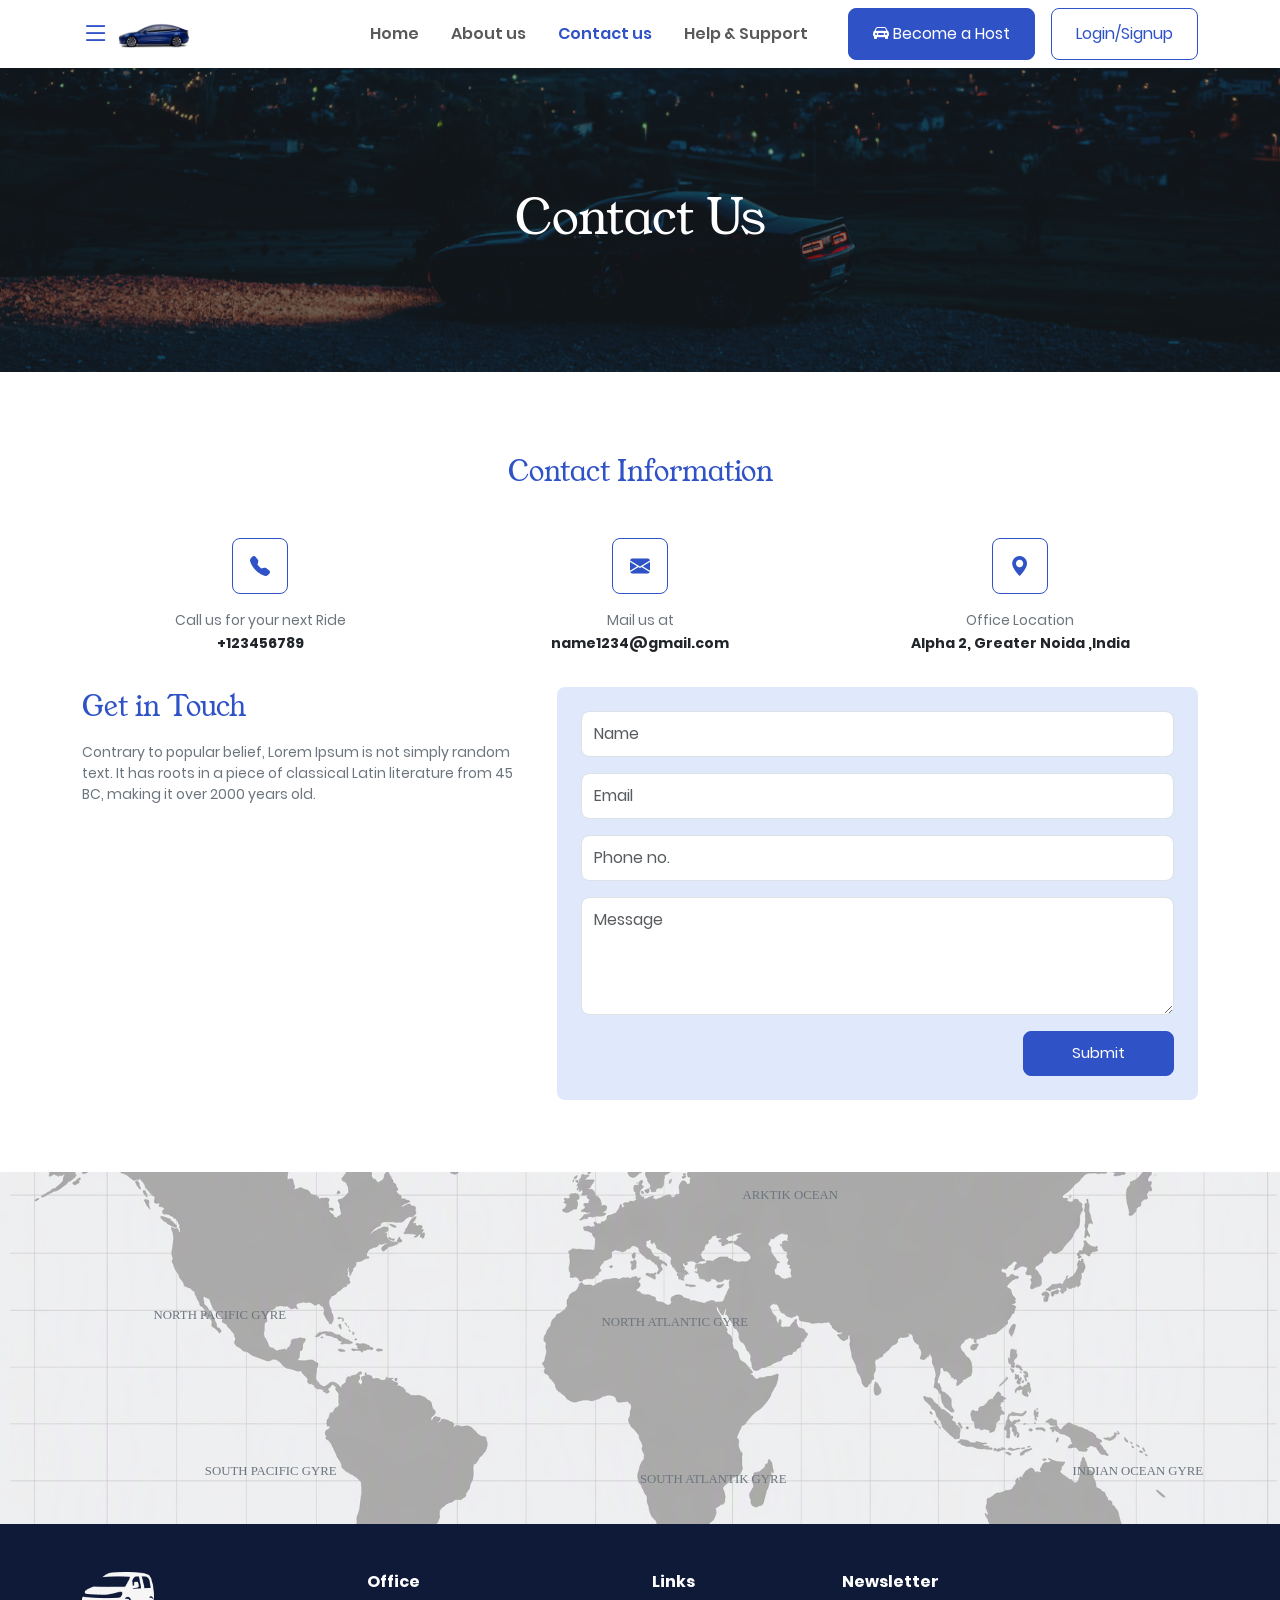
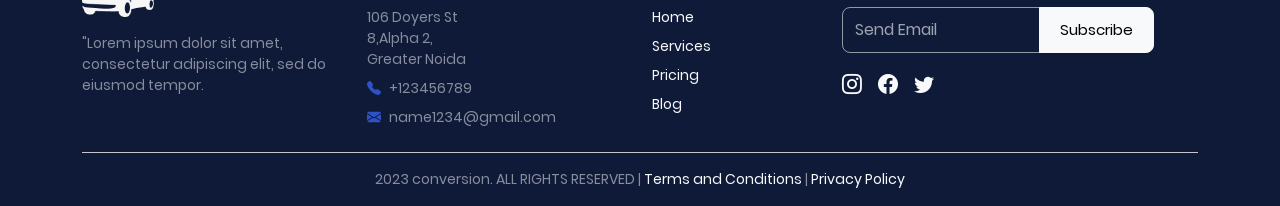
<file: contact.html>
<!doctype html>
<html lang="en">
  <head>
    <meta charset="UTF-8" />
    <meta name="viewport" content="width=device-width, initial-scale=1" />
    <title>Contact us — RentCar</title>
    <meta
      name="description"
      content="Contact the RentCar team — office, phone, email and enquiry form."
    />
    <link
      href="https://cdn.jsdelivr.net/npm/bootstrap@5.3.3/dist/css/bootstrap.min.css"
      rel="stylesheet"
    />
    <link
      href="https://cdn.jsdelivr.net/npm/bootstrap-icons@1.11.3/font/bootstrap-icons.min.css"
      rel="stylesheet"
    />
    <link href="style.css" rel="stylesheet" />
  </head>
  <body>
    <!-- ===== Navbar ===== -->
    <nav class="navbar navbar-expand-lg bg-white shadow-sm sticky-top">
      <div class="container">
        <a
          class="navbar-brand d-flex align-items-center gap-2 fw-bold fs-4"
          href="index.html"
        >
          <i class="bi bi-list fs-3 text-brand" aria-hidden="true"></i>
          <img src="images/car-side.png" alt="" height="30" />
          <span class="visually-hidden">RentCar</span>
        </a>
        <button
          class="navbar-toggler"
          type="button"
          data-bs-toggle="collapse"
          data-bs-target="#mainNav"
          aria-controls="mainNav"
          aria-expanded="false"
          aria-label="Toggle navigation"
        >
          <span class="navbar-toggler-icon"></span>
        </button>
        <div class="collapse navbar-collapse" id="mainNav">
          <ul
            class="navbar-nav ms-auto align-items-lg-center gap-lg-3 mt-3 mt-lg-0"
          >
            <li class="nav-item">
              <a class="nav-link fw-semibold" href="index.html">Home</a>
            </li>
            <li class="nav-item">
              <a class="nav-link fw-semibold" href="about.html">About us</a>
            </li>
            <li class="nav-item">
              <a
                class="nav-link active fw-semibold"
                aria-current="page"
                href="contact.html"
                >Contact us</a
              >
            </li>
            <li class="nav-item">
              <a class="nav-link fw-semibold" href="help-support.html"
                >Help &amp; Support</a
              >
            </li>
            <li class="nav-item d-flex gap-3 ms-lg-3 mt-2 mt-lg-0">
              <a class="btn btn-primary btn-lg" href="host.html"
                ><i class="bi bi-car-front-fill me-1" aria-hidden="true"></i
                >Become a Host</a
              >
              <a class="btn btn-outline-primary btn-lg" href="contact.html"
                >Login/Signup</a
              >
            </li>
          </ul>
        </div>
      </div>
    </nav>

    <!-- ===== Page hero ===== -->
    <header
      class="page-hero text-white text-center"
      style="
        background-image: url(&quot;images/contact-hero.jpg&quot;);
        background-position: center 68%;
      "
    >
      <div
        class="position-absolute top-0 start-0 w-100 h-100 bg-dark opacity-50"
      ></div>
      <div class="container position-relative py-5">
        <div class="py-5">
          <h1 class="display-4 fw-bold text-white">Contact Us</h1>
        </div>
      </div>
    </header>

    <!-- ===== Contact information ===== -->
    <section class="section pb-4">
      <div class="container">
        <div class="text-center mx-auto mb-5" style="max-width: 40rem">
          <h2 class="fw-bold mt-2">Contact Information</h2>
        </div>
        <div class="row g-4 text-center">
          <div class="col-12 col-md-4">
            <span class="icon-sq mb-3"
              ><i class="bi bi-telephone-fill fs-5" aria-hidden="true"></i
            ></span>
            <small class="d-block text-secondary"
              >Call us for your next Ride</small
            >
            <span class="fw-bold small">+123456789</span>
          </div>
          <div class="col-12 col-md-4">
            <span class="icon-sq mb-3"
              ><i class="bi bi-envelope-fill fs-5" aria-hidden="true"></i
            ></span>
            <small class="d-block text-secondary">Mail us at</small>
            <span class="fw-bold small">name1234@gmail.com</span>
          </div>
          <div class="col-12 col-md-4">
            <span class="icon-sq mb-3"
              ><i class="bi bi-geo-alt-fill fs-5" aria-hidden="true"></i
            ></span>
            <small class="d-block text-secondary">Office Location</small>
            <span class="fw-bold small">Alpha 2, Greater Noida ,India</span>
          </div>
        </div>
      </div>
    </section>

    <!-- ===== Get in touch ===== -->
    <section class="section pt-2">
      <div class="container">
        <div class="row g-4 align-items-start">
          <div class="col-lg-5">
            <h2 class="fw-bold">Get in Touch</h2>
            <p class="small text-secondary mt-3 mb-0">
              Contrary to popular belief, Lorem Ipsum is not simply random text.
              It has roots in a piece of classical Latin literature from 45 BC,
              making it over 2000 years old.
            </p>
          </div>
          <div class="col-lg-7">
            <form
              class="bg-tint rounded-3 p-4 p-lg-4"
              id="contactForm"
              novalidate
            >
              <div class="mb-3">
                <label class="visually-hidden" for="fullName">Name</label>
                <input
                  type="text"
                  class="form-control"
                  id="fullName"
                  placeholder="Name"
                  required
                />
                <div class="invalid-feedback">Please enter your name.</div>
              </div>
              <div class="mb-3">
                <label class="visually-hidden" for="email">Email</label>
                <input
                  type="email"
                  class="form-control"
                  id="email"
                  placeholder="Email"
                  required
                />
                <div class="invalid-feedback">
                  Please enter a valid email address.
                </div>
              </div>
              <div class="mb-3">
                <label class="visually-hidden" for="phone">Phone no.</label>
                <input
                  type="tel"
                  class="form-control"
                  id="phone"
                  placeholder="Phone no."
                  pattern="[0-9+ -]{10,15}"
                  required
                />
                <div class="invalid-feedback">
                  Please enter a valid phone number.
                </div>
              </div>
              <div class="mb-3">
                <label class="visually-hidden" for="message">Message</label>
                <textarea
                  class="form-control"
                  id="message"
                  rows="4"
                  placeholder="Message"
                  required
                ></textarea>
                <div class="invalid-feedback">
                  Please write a short message.
                </div>
              </div>
              <div class="text-end">
                <button class="btn btn-primary px-5" type="submit">
                  Submit
                </button>
              </div>
            </form>
          </div>
        </div>
      </div>
    </section>

    <!-- ===== World map ===== -->
    <section class="pb-0">
      <div class="map-band position-relative" style="height: 22rem">
        <img
          src="images/world-map.png"
          alt="World map with the ocean gyres labelled"
          class="w-100 h-100"
          style="object-fit: cover"
        />
        <span class="map-label position-absolute" style="top: 4%; left: 58%"
          >Arktik Ocean</span
        >
        <span class="map-label position-absolute" style="top: 38%; left: 12%"
          >North Pacific Gyre</span
        >
        <span class="map-label position-absolute" style="top: 40%; left: 47%"
          >North Atlantic Gyre</span
        >
        <span class="map-label position-absolute" style="bottom: 12%; left: 16%"
          >South Pacific Gyre</span
        >
        <span class="map-label position-absolute" style="bottom: 10%; left: 50%"
          >South Atlantik Gyre</span
        >
        <span class="map-label position-absolute" style="bottom: 12%; right: 6%"
          >Indian Ocean Gyre</span
        >
      </div>
    </section>

    <!-- ===== Footer ===== -->
    <footer class="footer text-white-50 pt-5">
      <div class="container">
        <div class="row g-4 pb-4">
          <div class="col-12 col-lg-3">
            <img src="images/car-watermark.png" alt="" width="72" />
            <p class="small mt-3 mb-0">
              "Lorem ipsum dolor sit amet, consectetur adipiscing elit, sed do
              eiusmod tempor.
            </p>
          </div>
          <div class="col-6 col-lg-3">
            <h3 class="h6 fw-bold text-white mb-3">Office</h3>
            <p class="small mb-2">
              106 Doyers St<br />8,Alpha 2,<br />Greater Noida
            </p>
            <p class="small mb-2">
              <i
                class="bi bi-telephone-fill me-2 text-brand"
                aria-hidden="true"
              ></i
              >+123456789
            </p>
            <p class="small mb-0">
              <i
                class="bi bi-envelope-fill me-2 text-brand"
                aria-hidden="true"
              ></i
              >name1234@gmail.com
            </p>
          </div>
          <div class="col-6 col-lg-2">
            <h3 class="h6 fw-bold text-white mb-3">Links</h3>
            <ul class="list-unstyled small mb-0">
              <li class="mb-2">
                <a
                  class="link-light link-offset-2 link-underline-opacity-0 link-underline-opacity-100-hover"
                  href="index.html"
                  >Home</a
                >
              </li>
              <li class="mb-2">
                <a
                  class="link-light link-offset-2 link-underline-opacity-0 link-underline-opacity-100-hover"
                  href="index.html#fleet"
                  >Services</a
                >
              </li>
              <li class="mb-2">
                <a
                  class="link-light link-offset-2 link-underline-opacity-0 link-underline-opacity-100-hover"
                  href="host.html"
                  >Pricing</a
                >
              </li>
              <li class="mb-2">
                <a
                  class="link-light link-offset-2 link-underline-opacity-0 link-underline-opacity-100-hover"
                  href="about.html"
                  >Blog</a
                >
              </li>
            </ul>
          </div>
          <div class="col-12 col-lg-4">
            <h3 class="h6 fw-bold text-white mb-3">Newsletter</h3>
            <label class="visually-hidden" for="newsEmail">Email</label>
            <form
              class="input-group"
              style="max-width: 19.5rem"
              onsubmit="return false;"
            >
              <input
                id="newsEmail"
                class="form-control"
                type="email"
                placeholder="Send Email"
              />
              <button class="btn btn-light" type="submit">Subscribe</button>
            </form>
            <div class="d-flex gap-3 mt-3 fs-5">
              <a class="link-light" href="#" aria-label="Instagram"
                ><i class="bi bi-instagram"></i
              ></a>
              <a class="link-light" href="#" aria-label="Facebook"
                ><i class="bi bi-facebook"></i
              ></a>
              <a class="link-light" href="#" aria-label="Twitter"
                ><i class="bi bi-twitter"></i
              ></a>
            </div>
          </div>
        </div>
        <div class="border-top border-secondary-subtle py-3 small text-center">
          2023 conversion. ALL RIGHTS RESERVED |
          <a
            class="link-light link-offset-2 link-underline-opacity-0 link-underline-opacity-100-hover"
            href="#"
            >Terms and Conditions</a
          >
          |
          <a
            class="link-light link-offset-2 link-underline-opacity-0 link-underline-opacity-100-hover"
            href="#"
            >Privacy Policy</a
          >
        </div>
      </div>
    </footer>

    <script src="https://cdn.jsdelivr.net/npm/bootstrap@5.3.3/dist/js/bootstrap.bundle.min.js"></script>
    <script>
      const form = document.getElementById("contactForm");
      form.addEventListener("submit", (event) => {
        event.preventDefault();
        form.classList.add("was-validated");
        if (form.checkValidity()) {
          form.reset();
          form.classList.remove("was-validated");
          alert("Thank you! Your message has been sent.");
        }
      });
    </script>
  </body>
</html>
</file>
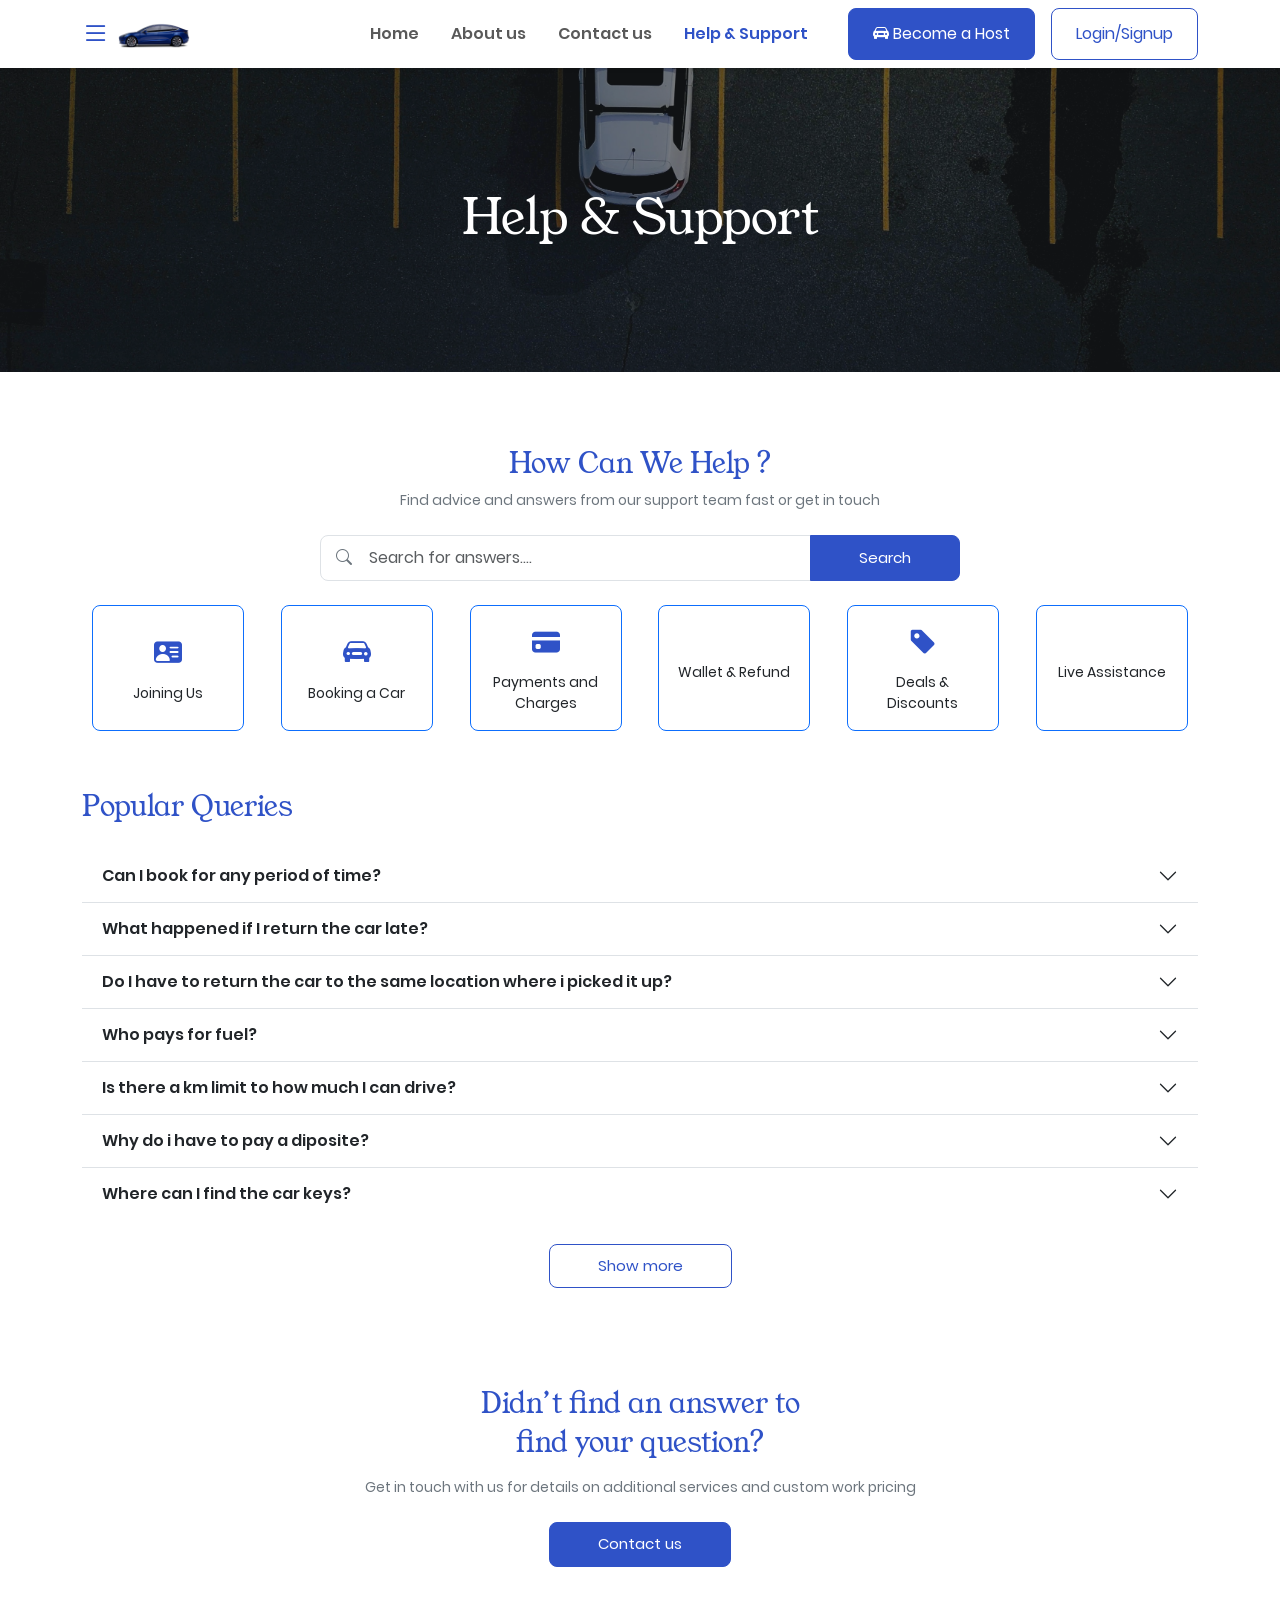
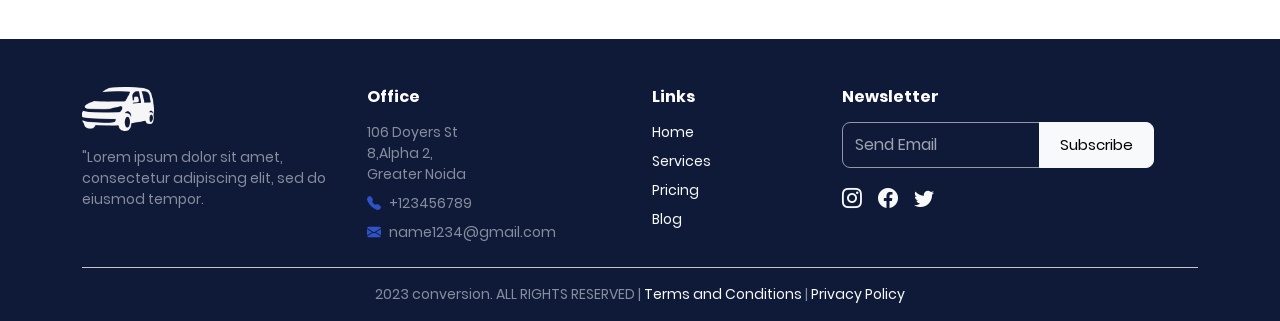
<file: help-support.html>
<!doctype html>
<html lang="en">
  <head>
    <meta charset="UTF-8" />
    <meta name="viewport" content="width=device-width, initial-scale=1" />
    <title>Help &amp; Support — RentCar</title>
    <meta
      name="description"
      content="Find advice and answers from our support team fast or get in touch."
    />
    <link
      href="https://cdn.jsdelivr.net/npm/bootstrap@5.3.3/dist/css/bootstrap.min.css"
      rel="stylesheet"
    />
    <link
      href="https://cdn.jsdelivr.net/npm/bootstrap-icons@1.11.3/font/bootstrap-icons.min.css"
      rel="stylesheet"
    />
    <link href="style.css" rel="stylesheet" />
  </head>
  <body>
    <!-- ===== Navbar ===== -->
    <nav class="navbar navbar-expand-lg bg-white shadow-sm sticky-top">
      <div class="container">
        <a
          class="navbar-brand d-flex align-items-center gap-2 fw-bold fs-4"
          href="index.html"
        >
          <i class="bi bi-list fs-3 text-brand" aria-hidden="true"></i>
          <img src="images/car-side.png" alt="" height="30" />
          <span class="visually-hidden">RentCar</span>
        </a>
        <button
          class="navbar-toggler"
          type="button"
          data-bs-toggle="collapse"
          data-bs-target="#mainNav"
          aria-controls="mainNav"
          aria-expanded="false"
          aria-label="Toggle navigation"
        >
          <span class="navbar-toggler-icon"></span>
        </button>
        <div class="collapse navbar-collapse" id="mainNav">
          <ul
            class="navbar-nav ms-auto align-items-lg-center gap-lg-3 mt-3 mt-lg-0"
          >
            <li class="nav-item">
              <a class="nav-link fw-semibold" href="index.html">Home</a>
            </li>
            <li class="nav-item">
              <a class="nav-link fw-semibold" href="about.html">About us</a>
            </li>
            <li class="nav-item">
              <a class="nav-link fw-semibold" href="contact.html">Contact us</a>
            </li>
            <li class="nav-item">
              <a
                class="nav-link active fw-semibold"
                aria-current="page"
                href="help-support.html"
                >Help &amp; Support</a
              >
            </li>
            <li class="nav-item d-flex gap-3 ms-lg-3 mt-2 mt-lg-0">
              <a class="btn btn-primary btn-lg" href="host.html"
                ><i class="bi bi-car-front-fill me-1" aria-hidden="true"></i
                >Become a Host</a
              >
              <a class="btn btn-outline-primary btn-lg" href="contact.html"
                >Login/Signup</a
              >
            </li>
          </ul>
        </div>
      </div>
    </nav>

    <!-- ===== Page hero ===== -->
    <header
      class="page-hero text-white text-center"
      style="background-image: url(&quot;images/help-hero.jpg&quot;)"
    >
      <div
        class="position-absolute top-0 start-0 w-100 h-100 bg-dark opacity-50"
      ></div>
      <div class="container position-relative py-5">
        <div class="py-5">
          <h1 class="display-4 fw-bold text-white">Help &amp; Support</h1>
        </div>
      </div>
    </header>

    <!-- ===== Search ===== -->
    <section class="section pb-4">
      <div class="container">
        <div class="text-center mx-auto" style="max-width: 40rem">
          <h2 class="fw-bold">How Can We Help ?</h2>
          <p class="small text-secondary mb-4">
            Find advice and answers from our support team fast or get in touch
          </p>
          <label class="visually-hidden" for="helpSearch"
            >Search for answers</label
          >
          <form class="input-group" role="search" onsubmit="return false;">
            <div class="position-relative flex-grow-1">
              <i
                class="bi bi-search position-absolute top-50 start-0 translate-middle-y ms-3 text-secondary"
                aria-hidden="true"
              ></i>
              <input
                id="helpSearch"
                class="form-control ps-5 rounded-end-0"
                type="search"
                placeholder="Search for answers...."
              />
            </div>
            <button class="btn btn-primary px-5 flex-shrink-0" type="submit">
              Search
            </button>
          </form>
        </div>
      </div>
    </section>

    <!-- ===== Topic tiles ===== -->
    <section class="pb-5">
      <div class="container">
        <div class="row g-3 text-center">
          <div class="col-6 col-md-4 col-lg-2">
            <div
              class="border border-primary rounded-3 p-3 h-100 d-flex flex-column align-items-center justify-content-center gap-2 topic-tile"
            >
              <i
                class="bi bi-person-vcard-fill fs-3 text-brand"
                aria-hidden="true"
              ></i>
              <span class="small">Joining Us</span>
            </div>
          </div>
          <div class="col-6 col-md-4 col-lg-2">
            <div
              class="border border-primary rounded-3 p-3 h-100 d-flex flex-column align-items-center justify-content-center gap-2 topic-tile"
            >
              <i
                class="bi bi-car-front-fill fs-3 text-brand"
                aria-hidden="true"
              ></i>
              <span class="small">Booking a Car</span>
            </div>
          </div>
          <div class="col-6 col-md-4 col-lg-2">
            <div
              class="border border-primary rounded-3 p-3 h-100 d-flex flex-column align-items-center justify-content-center gap-2 topic-tile"
            >
              <i
                class="bi bi-credit-card-fill fs-3 text-brand"
                aria-hidden="true"
              ></i>
              <span class="small">Payments and Charges</span>
            </div>
          </div>
          <div class="col-6 col-md-4 col-lg-2">
            <div
              class="border border-primary rounded-3 p-3 h-100 d-flex flex-column align-items-center justify-content-center gap-2 topic-tile"
            >
              <i
                class="bi bi-wallet2-fill fs-3 text-brand"
                aria-hidden="true"
              ></i>
              <span class="small">Wallet &amp; Refund</span>
            </div>
          </div>
          <div class="col-6 col-md-4 col-lg-2">
            <div
              class="border border-primary rounded-3 p-3 h-100 d-flex flex-column align-items-center justify-content-center gap-2 topic-tile"
            >
              <i class="bi bi-tag-fill fs-3 text-brand" aria-hidden="true"></i>
              <span class="small">Deals &amp; Discounts</span>
            </div>
          </div>
          <div class="col-6 col-md-4 col-lg-2">
            <div
              class="border border-primary rounded-3 p-3 h-100 d-flex flex-column align-items-center justify-content-center gap-2 topic-tile"
            >
              <i
                class="bi bi-headset-fill fs-3 text-brand"
                aria-hidden="true"
              ></i>
              <span class="small">Live Assistance</span>
            </div>
          </div>
        </div>
      </div>
    </section>

    <!-- ===== Popular queries ===== -->
    <section class="section pt-2" id="faq">
      <div class="container">
        <h2 class="fw-bold mb-4">Popular Queries</h2>
        <div class="accordion accordion-flush" id="faqAccordion">
          <div class="accordion-item">
            <h3 class="accordion-header">
              <button
                class="accordion-button collapsed small fw-semibold"
                type="button"
                data-bs-toggle="collapse"
                data-bs-target="#faq1"
                aria-expanded="false"
                aria-controls="faq1"
              >
                Can I book for any period of time?
              </button>
            </h3>
            <div
              id="faq1"
              class="accordion-collapse collapse"
              data-bs-parent="#faqAccordion"
            >
              <div class="accordion-body small text-secondary">
                Yes. You can choose any pick up and drop off date and time while
                requesting a car.
              </div>
            </div>
          </div>
          <div class="accordion-item">
            <h3 class="accordion-header">
              <button
                class="accordion-button collapsed small fw-semibold"
                type="button"
                data-bs-toggle="collapse"
                data-bs-target="#faq2"
                aria-expanded="false"
                aria-controls="faq2"
              >
                What happened if I return the car late?
              </button>
            </h3>
            <div
              id="faq2"
              class="accordion-collapse collapse"
              data-bs-parent="#faqAccordion"
            >
              <div class="accordion-body small text-secondary">
                Extra hours are billed as per the host's daily rate, pro-rated
                on your final invoice.
              </div>
            </div>
          </div>
          <div class="accordion-item">
            <h3 class="accordion-header">
              <button
                class="accordion-button collapsed small fw-semibold"
                type="button"
                data-bs-toggle="collapse"
                data-bs-target="#faq3"
                aria-expanded="false"
                aria-controls="faq3"
              >
                Do I have to return the car to the same location where i picked
                it up?
              </button>
            </h3>
            <div
              id="faq3"
              class="accordion-collapse collapse"
              data-bs-parent="#faqAccordion"
            >
              <div class="accordion-body small text-secondary">
                Only if the host allows one-way drops; otherwise the car returns
                to its pickup hub.
              </div>
            </div>
          </div>
          <div class="accordion-item">
            <h3 class="accordion-header">
              <button
                class="accordion-button collapsed small fw-semibold"
                type="button"
                data-bs-toggle="collapse"
                data-bs-target="#faq4"
                aria-expanded="false"
                aria-controls="faq4"
              >
                Who pays for fuel?
              </button>
            </h3>
            <div
              id="faq4"
              class="accordion-collapse collapse"
              data-bs-parent="#faqAccordion"
            >
              <div class="accordion-body small text-secondary">
                Fuel is on the renter; return the car with the same fuel level
                as at pickup.
              </div>
            </div>
          </div>
          <div class="accordion-item">
            <h3 class="accordion-header">
              <button
                class="accordion-button collapsed small fw-semibold"
                type="button"
                data-bs-toggle="collapse"
                data-bs-target="#faq5"
                aria-expanded="false"
                aria-controls="faq5"
              >
                Is there a km limit to how much I can drive?
              </button>
            </h3>
            <div
              id="faq5"
              class="accordion-collapse collapse"
              data-bs-parent="#faqAccordion"
            >
              <div class="accordion-body small text-secondary">
                Each listing states its daily km cap; extra kilometres are
                charged per km.
              </div>
            </div>
          </div>
          <div class="accordion-item">
            <h3 class="accordion-header">
              <button
                class="accordion-button collapsed small fw-semibold"
                type="button"
                data-bs-toggle="collapse"
                data-bs-target="#faq6"
                aria-expanded="false"
                aria-controls="faq6"
              >
                Why do i have to pay a diposite?
              </button>
            </h3>
            <div
              id="faq6"
              class="accordion-collapse collapse"
              data-bs-parent="#faqAccordion"
            >
              <div class="accordion-body small text-secondary">
                The refundable deposit covers the insurance deductible and is
                released after the trip.
              </div>
            </div>
          </div>
          <div class="accordion-item">
            <h3 class="accordion-header">
              <button
                class="accordion-button collapsed small fw-semibold"
                type="button"
                data-bs-toggle="collapse"
                data-bs-target="#faq7"
                aria-expanded="false"
                aria-controls="faq7"
              >
                Where can I find the car keys?
              </button>
            </h3>
            <div
              id="faq7"
              class="accordion-collapse collapse"
              data-bs-parent="#faqAccordion"
            >
              <div class="accordion-body small text-secondary">
                Keys are handed over at pickup or left in a lockbox whose code
                is shared in the app.
              </div>
            </div>
          </div>
        </div>
        <div class="text-center mt-4">
          <button class="btn btn-outline-primary px-5" type="button">
            Show more
          </button>
        </div>
      </div>
    </section>

    <!-- ===== Still need help ===== -->
    <section class="section pt-4 text-center">
      <div class="container">
        <h2 class="fw-bold">
          Didn&rsquo;t find an answer to<br />find your question?
        </h2>
        <p class="small text-secondary mt-3 mb-4">
          Get in touch with us for details on additional services and custom
          work pricing
        </p>
        <a href="contact.html" class="btn btn-primary px-5">Contact us</a>
      </div>
    </section>

    <!-- ===== Footer ===== -->
    <footer class="footer text-white-50 pt-5">
      <div class="container">
        <div class="row g-4 pb-4">
          <div class="col-12 col-lg-3">
            <img src="images/car-watermark.png" alt="" width="72" />
            <p class="small mt-3 mb-0">
              "Lorem ipsum dolor sit amet, consectetur adipiscing elit, sed do
              eiusmod tempor.
            </p>
          </div>
          <div class="col-6 col-lg-3">
            <h3 class="h6 fw-bold text-white mb-3">Office</h3>
            <p class="small mb-2">
              106 Doyers St<br />8,Alpha 2,<br />Greater Noida
            </p>
            <p class="small mb-2">
              <i
                class="bi bi-telephone-fill me-2 text-brand"
                aria-hidden="true"
              ></i
              >+123456789
            </p>
            <p class="small mb-0">
              <i
                class="bi bi-envelope-fill me-2 text-brand"
                aria-hidden="true"
              ></i
              >name1234@gmail.com
            </p>
          </div>
          <div class="col-6 col-lg-2">
            <h3 class="h6 fw-bold text-white mb-3">Links</h3>
            <ul class="list-unstyled small mb-0">
              <li class="mb-2">
                <a
                  class="link-light link-offset-2 link-underline-opacity-0 link-underline-opacity-100-hover"
                  href="index.html"
                  >Home</a
                >
              </li>
              <li class="mb-2">
                <a
                  class="link-light link-offset-2 link-underline-opacity-0 link-underline-opacity-100-hover"
                  href="index.html#fleet"
                  >Services</a
                >
              </li>
              <li class="mb-2">
                <a
                  class="link-light link-offset-2 link-underline-opacity-0 link-underline-opacity-100-hover"
                  href="host.html"
                  >Pricing</a
                >
              </li>
              <li class="mb-2">
                <a
                  class="link-light link-offset-2 link-underline-opacity-0 link-underline-opacity-100-hover"
                  href="about.html"
                  >Blog</a
                >
              </li>
            </ul>
          </div>
          <div class="col-12 col-lg-4">
            <h3 class="h6 fw-bold text-white mb-3">Newsletter</h3>
            <label class="visually-hidden" for="newsEmail">Email</label>
            <form
              class="input-group"
              style="max-width: 19.5rem"
              onsubmit="return false;"
            >
              <input
                id="newsEmail"
                class="form-control"
                type="email"
                placeholder="Send Email"
              />
              <button class="btn btn-light" type="submit">Subscribe</button>
            </form>
            <div class="d-flex gap-3 mt-3 fs-5">
              <a class="link-light" href="#" aria-label="Instagram"
                ><i class="bi bi-instagram"></i
              ></a>
              <a class="link-light" href="#" aria-label="Facebook"
                ><i class="bi bi-facebook"></i
              ></a>
              <a class="link-light" href="#" aria-label="Twitter"
                ><i class="bi bi-twitter"></i
              ></a>
            </div>
          </div>
        </div>
        <div class="border-top border-secondary-subtle py-3 small text-center">
          2023 conversion. ALL RIGHTS RESERVED |
          <a
            class="link-light link-offset-2 link-underline-opacity-0 link-underline-opacity-100-hover"
            href="#"
            >Terms and Conditions</a
          >
          |
          <a
            class="link-light link-offset-2 link-underline-opacity-0 link-underline-opacity-100-hover"
            href="#"
            >Privacy Policy</a
          >
        </div>
      </div>
    </footer>

    <script src="https://cdn.jsdelivr.net/npm/bootstrap@5.3.3/dist/js/bootstrap.bundle.min.js"></script>
  </body>
</html>
</file>
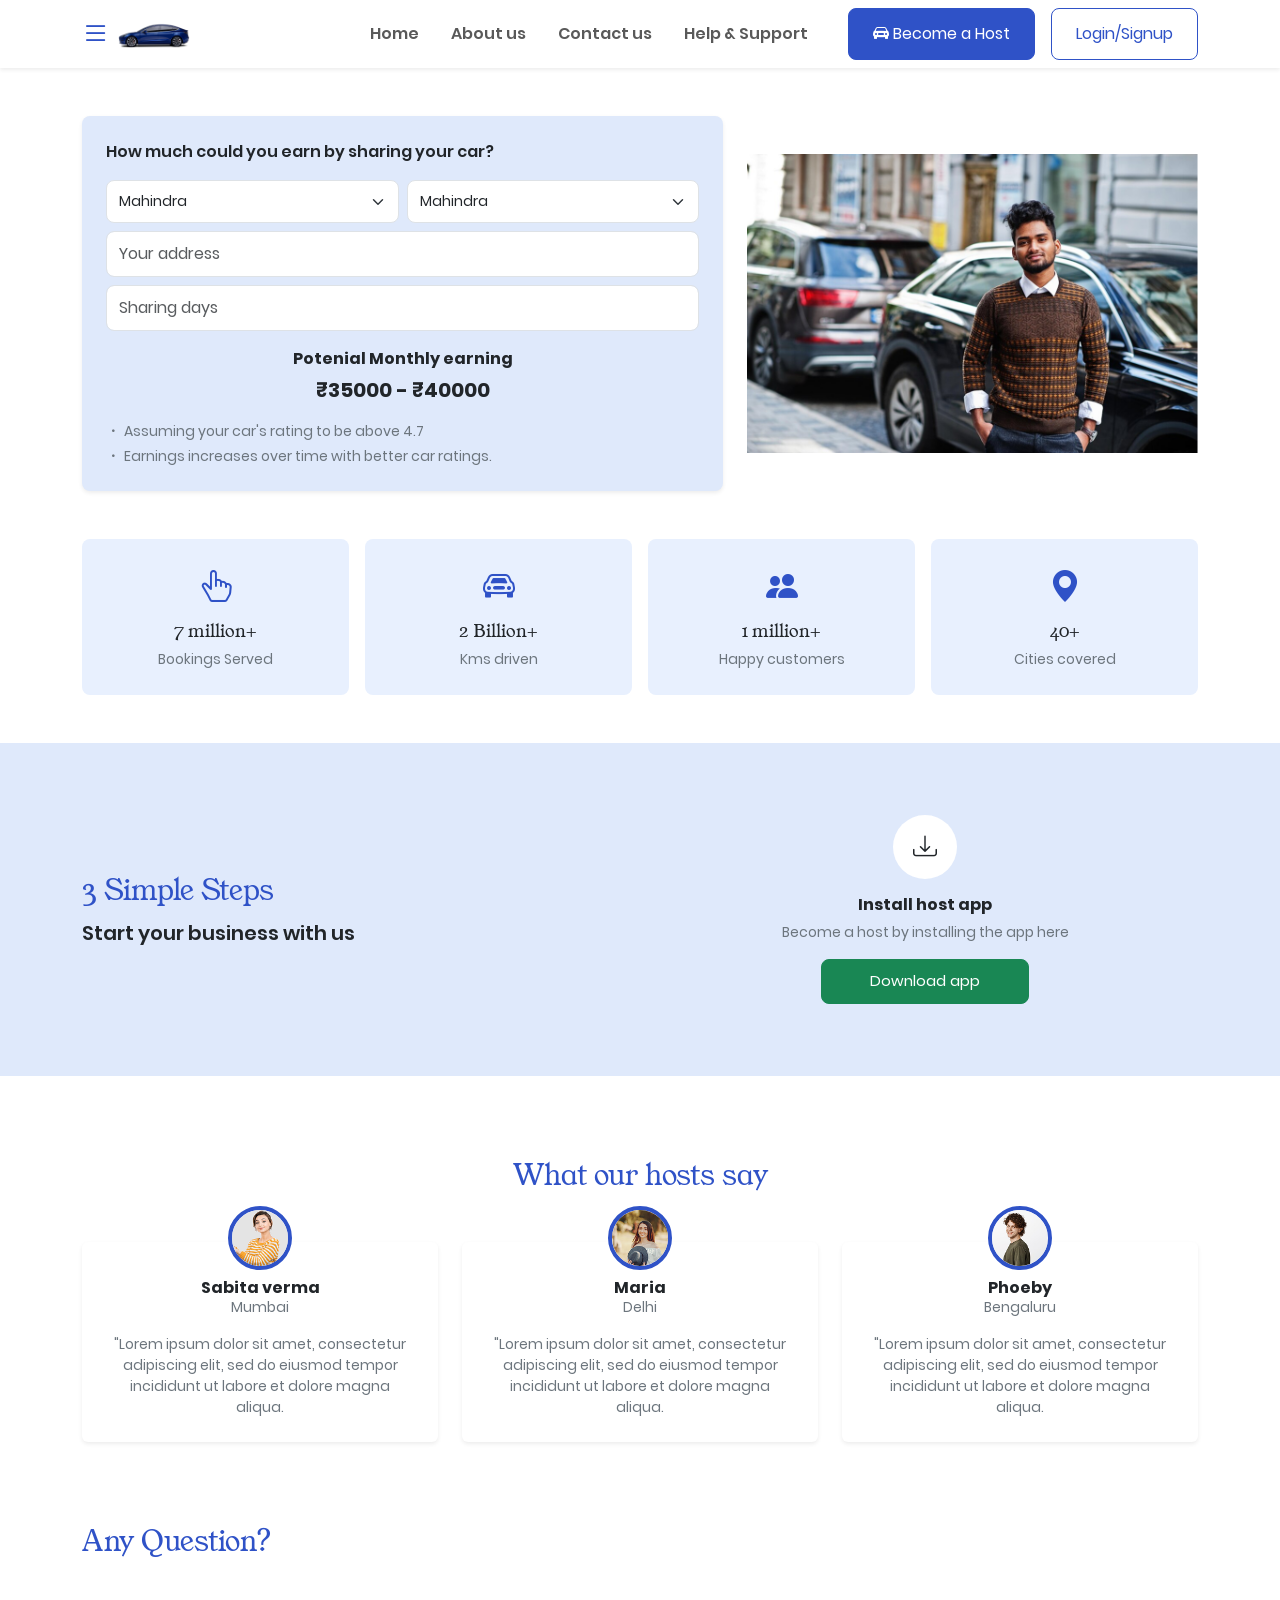
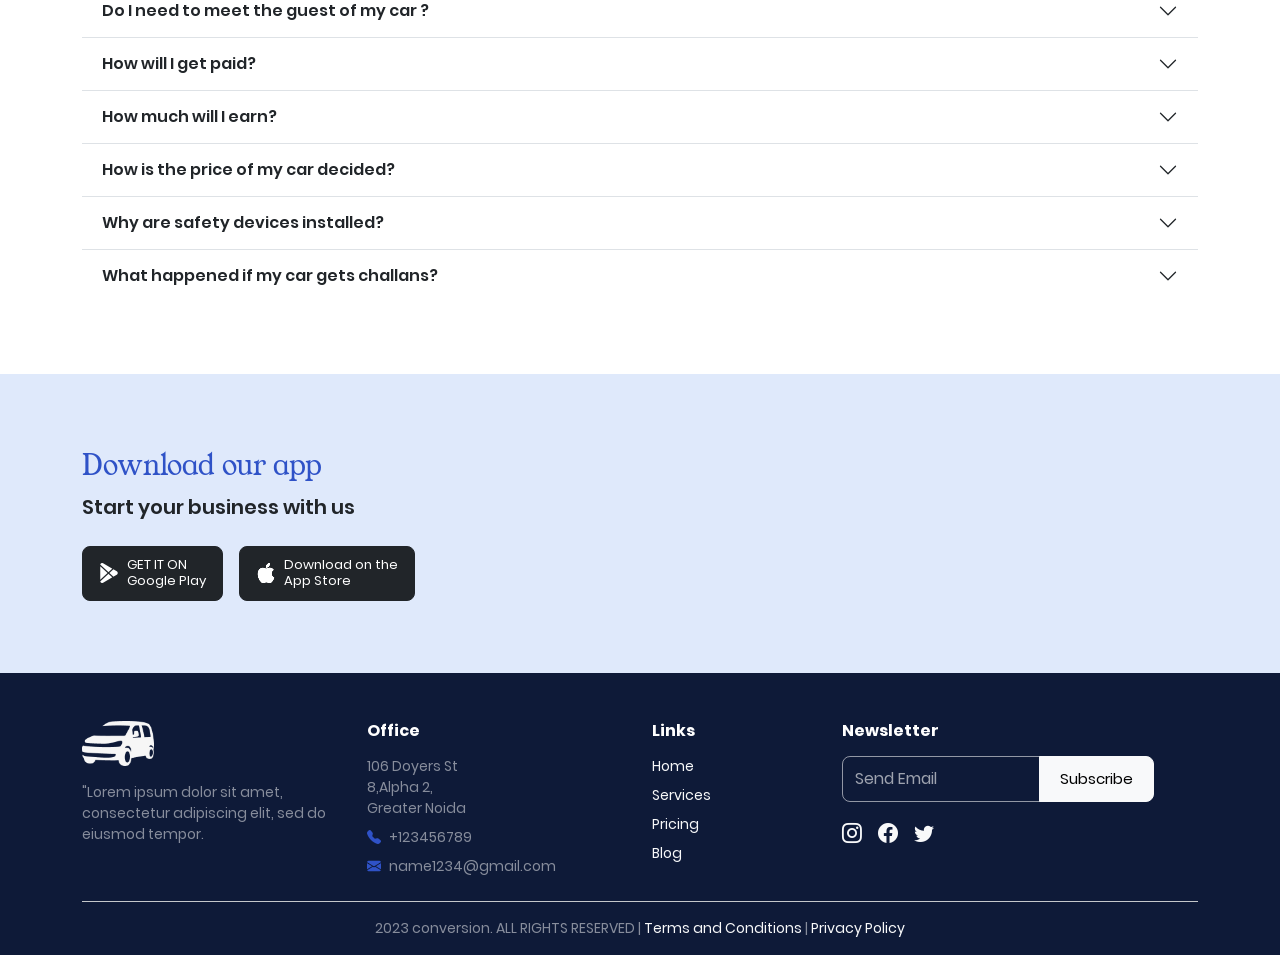
<file: host.html>
<!doctype html>
<html lang="en">
  <head>
    <meta charset="UTF-8" />
    <meta name="viewport" content="width=device-width, initial-scale=1" />
    <title>Host — Earn With Your Car | RentCar</title>
    <meta
      name="description"
      content="List your idle car on RentCar and earn monthly income with insurance and verified drivers."
    />
    <link
      href="https://cdn.jsdelivr.net/npm/bootstrap@5.3.3/dist/css/bootstrap.min.css"
      rel="stylesheet"
    />
    <link
      href="https://cdn.jsdelivr.net/npm/bootstrap-icons@1.11.3/font/bootstrap-icons.min.css"
      rel="stylesheet"
    />
    <link href="style.css" rel="stylesheet" />
  </head>
  <body>
    <!-- ===== Navbar ===== -->
    <nav class="navbar navbar-expand-lg bg-white shadow-sm sticky-top">
      <div class="container">
        <a
          class="navbar-brand d-flex align-items-center gap-2 fw-bold fs-4"
          href="index.html"
        >
          <i class="bi bi-list fs-3 text-brand" aria-hidden="true"></i>
          <img src="images/car-side.png" alt="" height="30" />
          <span class="visually-hidden">RentCar</span>
        </a>
        <button
          class="navbar-toggler"
          type="button"
          data-bs-toggle="collapse"
          data-bs-target="#mainNav"
          aria-controls="mainNav"
          aria-expanded="false"
          aria-label="Toggle navigation"
        >
          <span class="navbar-toggler-icon"></span>
        </button>
        <div class="collapse navbar-collapse" id="mainNav">
          <ul
            class="navbar-nav ms-auto align-items-lg-center gap-lg-3 mt-3 mt-lg-0"
          >
            <li class="nav-item">
              <a class="nav-link fw-semibold" href="index.html">Home</a>
            </li>
            <li class="nav-item">
              <a class="nav-link fw-semibold" href="about.html">About us</a>
            </li>
            <li class="nav-item">
              <a class="nav-link fw-semibold" href="contact.html">Contact us</a>
            </li>
            <li class="nav-item">
              <a class="nav-link fw-semibold" href="help-support.html"
                >Help &amp; Support</a
              >
            </li>
            <li class="nav-item d-flex gap-3 ms-lg-3 mt-2 mt-lg-0">
              <a class="btn btn-primary btn-lg" href="host.html"
                ><i class="bi bi-car-front-fill me-1" aria-hidden="true"></i
                >Become a Host</a
              >
              <a class="btn btn-outline-primary btn-lg" href="contact.html"
                >Login/Signup</a
              >
            </li>
          </ul>
        </div>
      </div>
    </nav>

    <!-- ===== Earning calculator hero ===== -->
    <header class="py-5">
      <div class="container">
        <div class="row align-items-center g-4">
          <div class="col-lg-7">
            <form
              class="bg-tint rounded-3 p-4 shadow-sm"
              onsubmit="return false;"
            >
              <p class="fw-semibold mb-3">
                How much could you earn by sharing your car?
              </p>
              <div class="row g-2 mb-3">
                <div class="col-6">
                  <label class="visually-hidden" for="carBrand"
                    >Car brand</label
                  >
                  <select class="form-select form-select-sm" id="carBrand">
                    <option selected>Mahindra</option>
                    <option>Maruti Suzuki</option>
                    <option>Hyundai</option>
                    <option>Tata</option>
                  </select>
                </div>
                <div class="col-6">
                  <label class="visually-hidden" for="carModel"
                    >Car model</label
                  >
                  <select class="form-select form-select-sm" id="carModel">
                    <option selected>Mahindra</option>
                    <option>Scorpio</option>
                    <option>XUV700</option>
                    <option>Thar</option>
                  </select>
                </div>
                <div class="col-12">
                  <label class="visually-hidden" for="address"
                    >Your address</label
                  >
                  <input
                    type="text"
                    class="form-control"
                    id="address"
                    placeholder="Your address"
                  />
                </div>
                <div class="col-12">
                  <label class="visually-hidden" for="sharingDays"
                    >Sharing days</label
                  >
                  <input
                    type="text"
                    class="form-control"
                    id="sharingDays"
                    placeholder="Sharing days"
                  />
                </div>
              </div>
              <p class="text-center fw-bold mb-1">Potenial Monthly earning</p>
              <p class="text-center fw-bold fs-5 mb-3">
                &#8377;35000 - &#8377;40000
              </p>
              <ul class="list-unstyled small text-secondary mb-0">
                <li class="mb-1">
                  <i class="bi bi-dot me-1" aria-hidden="true"></i>Assuming your
                  car's rating to be above 4.7
                </li>
                <li>
                  <i class="bi bi-dot me-1" aria-hidden="true"></i>Earnings
                  increases over time with better car ratings.
                </li>
              </ul>
            </form>
          </div>
          <div class="col-lg-5 text-center">
            <img
              src="images/host-hero.png"
              alt="Host standing beside a listed car"
              class="img-fluid"
              style="max-height: 20rem"
            />
          </div>
        </div>
      </div>
    </header>

    <!-- ===== Stats ===== -->
    <section class="pb-5">
      <div class="container">
        <div class="row g-3 text-center">
          <div class="col-6 col-lg-3">
            <div class="bg-tint-2 rounded-3 p-4 h-100">
              <i
                class="bi bi-hand-index-thumb fs-2 text-brand"
                aria-hidden="true"
              ></i>
              <h2 class="h5 fw-bold mt-2 mb-1">7 million+</h2>
              <small class="text-secondary">Bookings Served</small>
            </div>
          </div>
          <div class="col-6 col-lg-3">
            <div class="bg-tint-2 rounded-3 p-4 h-100">
              <i class="bi bi-car-front fs-2 text-brand" aria-hidden="true"></i>
              <h2 class="h5 fw-bold mt-2 mb-1">2 Billion+</h2>
              <small class="text-secondary">Kms driven</small>
            </div>
          </div>
          <div class="col-6 col-lg-3">
            <div class="bg-tint-2 rounded-3 p-4 h-100">
              <i
                class="bi bi-people-fill fs-2 text-brand"
                aria-hidden="true"
              ></i>
              <h2 class="h5 fw-bold mt-2 mb-1">1 million+</h2>
              <small class="text-secondary">Happy customers</small>
            </div>
          </div>
          <div class="col-6 col-lg-3">
            <div class="bg-tint-2 rounded-3 p-4 h-100">
              <i
                class="bi bi-geo-alt-fill fs-2 text-brand"
                aria-hidden="true"
              ></i>
              <h2 class="h5 fw-bold mt-2 mb-1">40+</h2>
              <small class="text-secondary">Cities covered</small>
            </div>
          </div>
        </div>
      </div>
    </section>

    <!-- ===== Install host app ===== -->
    <section class="section bg-tint">
      <div class="container">
        <div class="row align-items-center g-4">
          <div class="col-lg-6 text-center text-lg-start">
            <h2 class="fw-bold">3 Simple Steps</h2>
            <p class="fs-5 fw-semibold text-dark mb-0">
              Start your business with us
            </p>
          </div>
          <div class="col-lg-6 text-center">
            <span
              class="icon-circle d-inline-flex align-items-center justify-content-center rounded-circle bg-white text-dark fs-4 mb-3"
              style="width: 4rem; height: 4rem"
            >
              <i class="bi bi-download" aria-hidden="true"></i>
            </span>
            <h3 class="h6 fw-bold">Install host app</h3>
            <p class="small text-secondary mb-3">
              Become a host by installing the app here
            </p>
            <a href="#" class="btn btn-success px-5">Download app</a>
          </div>
        </div>
      </div>
    </section>

    <!-- ===== Host reviews ===== -->
    <section class="section">
      <div class="container">
        <div class="text-center mx-auto mb-5" style="max-width: 40rem">
          <h2 class="fw-bold mt-2">What our hosts say</h2>
        </div>
        <div class="row g-4 text-center">
          <div class="col-12 col-md-4">
            <div class="card h-100 border-0 shadow-sm">
              <div class="card-body px-4 pb-4 pt-0">
                <img
                  src="images/customer-1.png"
                  alt=""
                  class="rounded-circle avatar-ring review-avatar mb-2"
                  width="64"
                  height="64"
                />
                <h3 class="h6 fw-bold mb-0">Sabita verma</h3>
                <small class="text-secondary d-block mb-3">Mumbai</small>
                <p class="small text-secondary mb-0">
                  "Lorem ipsum dolor sit amet, consectetur adipiscing elit, sed
                  do eiusmod tempor incididunt ut labore et dolore magna aliqua.
                </p>
              </div>
            </div>
          </div>
          <div class="col-12 col-md-4">
            <div class="card h-100 border-0 shadow-sm">
              <div class="card-body px-4 pb-4 pt-0">
                <img
                  src="images/customer-2.png"
                  alt=""
                  class="rounded-circle avatar-ring review-avatar mb-2"
                  width="64"
                  height="64"
                />
                <h3 class="h6 fw-bold mb-0">Maria</h3>
                <small class="text-secondary d-block mb-3">Delhi</small>
                <p class="small text-secondary mb-0">
                  "Lorem ipsum dolor sit amet, consectetur adipiscing elit, sed
                  do eiusmod tempor incididunt ut labore et dolore magna aliqua.
                </p>
              </div>
            </div>
          </div>
          <div class="col-12 col-md-4">
            <div class="card h-100 border-0 shadow-sm">
              <div class="card-body px-4 pb-4 pt-0">
                <img
                  src="images/customer-3.png"
                  alt=""
                  class="rounded-circle avatar-ring review-avatar mb-2"
                  width="64"
                  height="64"
                />
                <h3 class="h6 fw-bold mb-0">Phoeby</h3>
                <small class="text-secondary d-block mb-3">Bengaluru</small>
                <p class="small text-secondary mb-0">
                  "Lorem ipsum dolor sit amet, consectetur adipiscing elit, sed
                  do eiusmod tempor incididunt ut labore et dolore magna aliqua.
                </p>
              </div>
            </div>
          </div>
        </div>
      </div>
    </section>

    <!-- ===== Any question ===== -->
    <section class="section pt-2">
      <div class="container">
        <h2 class="fw-bold mb-4">Any Question?</h2>
        <div class="accordion accordion-flush" id="hostAccordion">
          <div class="accordion-item">
            <h3 class="accordion-header">
              <button
                class="accordion-button collapsed small fw-semibold"
                type="button"
                data-bs-toggle="collapse"
                data-bs-target="#hfaq1"
                aria-expanded="false"
                aria-controls="hfaq1"
              >
                Do I need to meet the guest of my car ?
              </button>
            </h3>
            <div
              id="hfaq1"
              class="accordion-collapse collapse"
              data-bs-parent="#hostAccordion"
            >
              <div class="accordion-body small text-secondary">
                Only if you choose hand-over; keyless pickup and lockbox options
                are available.
              </div>
            </div>
          </div>
          <div class="accordion-item">
            <h3 class="accordion-header">
              <button
                class="accordion-button collapsed small fw-semibold"
                type="button"
                data-bs-toggle="collapse"
                data-bs-target="#hfaq2"
                aria-expanded="false"
                aria-controls="hfaq2"
              >
                How will I get paid?
              </button>
            </h3>
            <div
              id="hfaq2"
              class="accordion-collapse collapse"
              data-bs-parent="#hostAccordion"
            >
              <div class="accordion-body small text-secondary">
                Earnings are transferred weekly to your verified bank account.
              </div>
            </div>
          </div>
          <div class="accordion-item">
            <h3 class="accordion-header">
              <button
                class="accordion-button collapsed small fw-semibold"
                type="button"
                data-bs-toggle="collapse"
                data-bs-target="#hfaq3"
                aria-expanded="false"
                aria-controls="hfaq3"
              >
                How much will I earn?
              </button>
            </h3>
            <div
              id="hfaq3"
              class="accordion-collapse collapse"
              data-bs-parent="#hostAccordion"
            >
              <div class="accordion-body small text-secondary">
                It depends on your car model, city and sharing days — use the
                calculator above.
              </div>
            </div>
          </div>
          <div class="accordion-item">
            <h3 class="accordion-header">
              <button
                class="accordion-button collapsed small fw-semibold"
                type="button"
                data-bs-toggle="collapse"
                data-bs-target="#hfaq4"
                aria-expanded="false"
                aria-controls="hfaq4"
              >
                How is the price of my car decided?
              </button>
            </h3>
            <div
              id="hfaq4"
              class="accordion-collapse collapse"
              data-bs-parent="#hostAccordion"
            >
              <div class="accordion-body small text-secondary">
                You set your own daily price; we suggest a range from similar
                listings.
              </div>
            </div>
          </div>
          <div class="accordion-item">
            <h3 class="accordion-header">
              <button
                class="accordion-button collapsed small fw-semibold"
                type="button"
                data-bs-toggle="collapse"
                data-bs-target="#hfaq5"
                aria-expanded="false"
                aria-controls="hfaq5"
              >
                Why are safety devices installed?
              </button>
            </h3>
            <div
              id="hfaq5"
              class="accordion-collapse collapse"
              data-bs-parent="#hostAccordion"
            >
              <div class="accordion-body small text-secondary">
                They protect your car with tracking and immobiliser support on
                every trip.
              </div>
            </div>
          </div>
          <div class="accordion-item">
            <h3 class="accordion-header">
              <button
                class="accordion-button collapsed small fw-semibold"
                type="button"
                data-bs-toggle="collapse"
                data-bs-target="#hfaq6"
                aria-expanded="false"
                aria-controls="hfaq6"
              >
                What happened if my car gets challans?
              </button>
            </h3>
            <div
              id="hfaq6"
              class="accordion-collapse collapse"
              data-bs-parent="#hostAccordion"
            >
              <div class="accordion-body small text-secondary">
                Traffic challans during a trip are charged to the renter
                automatically.
              </div>
            </div>
          </div>
        </div>
      </div>
    </section>

    <!-- ===== Download app ===== -->
    <section class="section bg-tint">
      <div class="container">
        <h2 class="fw-bold">Download our app</h2>
        <p class="fs-5 fw-semibold text-dark mb-4">
          Start your business with us
        </p>
        <div class="d-flex flex-column flex-sm-row gap-3">
          <a
            href="#"
            class="btn btn-dark d-inline-flex align-items-center gap-2 px-3"
          >
            <i class="bi bi-google-play fs-5" aria-hidden="true"></i>
            <span class="text-start small lh-sm"
              >GET IT ON<br />Google Play</span
            >
          </a>
          <a
            href="#"
            class="btn btn-dark d-inline-flex align-items-center gap-2 px-3"
          >
            <i class="bi bi-apple fs-5" aria-hidden="true"></i>
            <span class="text-start small lh-sm"
              >Download on the<br />App Store</span
            >
          </a>
        </div>
      </div>
    </section>

    <!-- ===== Footer ===== -->
    <footer class="footer text-white-50 pt-5">
      <div class="container">
        <div class="row g-4 pb-4">
          <div class="col-12 col-lg-3">
            <img src="images/car-watermark.png" alt="" width="72" />
            <p class="small mt-3 mb-0">
              "Lorem ipsum dolor sit amet, consectetur adipiscing elit, sed do
              eiusmod tempor.
            </p>
          </div>
          <div class="col-6 col-lg-3">
            <h3 class="h6 fw-bold text-white mb-3">Office</h3>
            <p class="small mb-2">
              106 Doyers St<br />8,Alpha 2,<br />Greater Noida
            </p>
            <p class="small mb-2">
              <i
                class="bi bi-telephone-fill me-2 text-brand"
                aria-hidden="true"
              ></i
              >+123456789
            </p>
            <p class="small mb-0">
              <i
                class="bi bi-envelope-fill me-2 text-brand"
                aria-hidden="true"
              ></i
              >name1234@gmail.com
            </p>
          </div>
          <div class="col-6 col-lg-2">
            <h3 class="h6 fw-bold text-white mb-3">Links</h3>
            <ul class="list-unstyled small mb-0">
              <li class="mb-2">
                <a
                  class="link-light link-offset-2 link-underline-opacity-0 link-underline-opacity-100-hover"
                  href="index.html"
                  >Home</a
                >
              </li>
              <li class="mb-2">
                <a
                  class="link-light link-offset-2 link-underline-opacity-0 link-underline-opacity-100-hover"
                  href="index.html#fleet"
                  >Services</a
                >
              </li>
              <li class="mb-2">
                <a
                  class="link-light link-offset-2 link-underline-opacity-0 link-underline-opacity-100-hover"
                  href="host.html"
                  >Pricing</a
                >
              </li>
              <li class="mb-2">
                <a
                  class="link-light link-offset-2 link-underline-opacity-0 link-underline-opacity-100-hover"
                  href="about.html"
                  >Blog</a
                >
              </li>
            </ul>
          </div>
          <div class="col-12 col-lg-4">
            <h3 class="h6 fw-bold text-white mb-3">Newsletter</h3>
            <label class="visually-hidden" for="newsEmail">Email</label>
            <form
              class="input-group"
              style="max-width: 19.5rem"
              onsubmit="return false;"
            >
              <input
                id="newsEmail"
                class="form-control"
                type="email"
                placeholder="Send Email"
              />
              <button class="btn btn-light" type="submit">Subscribe</button>
            </form>
            <div class="d-flex gap-3 mt-3 fs-5">
              <a class="link-light" href="#" aria-label="Instagram"
                ><i class="bi bi-instagram"></i
              ></a>
              <a class="link-light" href="#" aria-label="Facebook"
                ><i class="bi bi-facebook"></i
              ></a>
              <a class="link-light" href="#" aria-label="Twitter"
                ><i class="bi bi-twitter"></i
              ></a>
            </div>
          </div>
        </div>
        <div class="border-top border-secondary-subtle py-3 small text-center">
          2023 conversion. ALL RIGHTS RESERVED |
          <a
            class="link-light link-offset-2 link-underline-opacity-0 link-underline-opacity-100-hover"
            href="#"
            >Terms and Conditions</a
          >
          |
          <a
            class="link-light link-offset-2 link-underline-opacity-0 link-underline-opacity-100-hover"
            href="#"
            >Privacy Policy</a
          >
        </div>
      </div>
    </footer>

    <script src="https://cdn.jsdelivr.net/npm/bootstrap@5.3.3/dist/js/bootstrap.bundle.min.js"></script>
  </body>
</html>
</file>
<file: style.css>
/* RentCar - custom styles on top of Bootstrap 5 */

/* fonts (local files in /fonts) */
* {
  margin: 0;
  padding: 0;
  box-sizing: border-box;
}

@font-face {
  font-family: "Poppins";
  src: url("fonts/Poppins-Regular.ttf") format("truetype");
  font-weight: 400;
}
@font-face {
  font-family: "Poppins";
  src: url("fonts/Poppins-Medium.ttf") format("truetype");
  font-weight: 500;
}
@font-face {
  font-family: "Poppins";
  src: url("fonts/Poppins-SemiBold.ttf") format("truetype");
  font-weight: 600;
}
@font-face {
  font-family: "Poppins";
  src: url("fonts/Poppins-Bold.ttf") format("truetype");
  font-weight: 700;
}
@font-face {
  font-family: "Young Serif";
  src: url("fonts/YoungSerif-Regular.ttf") format("truetype");
  font-weight: 400;
}
@font-face {
  font-family: "Young Serif";
  src: url("fonts/YoungSerif-Regular.ttf") format("truetype");
  font-weight: 700;
}

/* colours */
:root {
  --rc-blue: #2f52c7;
  --rc-blue-dark: #2443a8;
  --rc-navy: #0e1a38;
  --rc-tint: #dfe9fb;
  --rc-tint-2: #e8f0fe;
}

/* typography */
body {
  font-family:
    "Poppins",
    system-ui,
    -apple-system,
    "Segoe UI",
    sans-serif;
}

h1,
h2 {
  font-family: "Young Serif", Georgia, "Times New Roman", serif;
  color: var(--rc-blue);
}

/* buttons and form controls */
.btn {
  --bs-btn-padding-y: 0.625rem;
  --bs-btn-padding-x: 1.25rem;
  --bs-btn-font-size: 0.9375rem;
  --bs-btn-border-radius: 0.5rem;
}

.btn-lg {
  --bs-btn-padding-y: 0.8125rem;
  --bs-btn-padding-x: 1.5rem;
  --bs-btn-font-size: 1rem;
  --bs-btn-border-radius: 0.5rem;
}

.btn-primary {
  --bs-btn-bg: var(--rc-blue);
  --bs-btn-border-color: var(--rc-blue);
  --bs-btn-hover-bg: var(--rc-blue-dark);
  --bs-btn-hover-border-color: var(--rc-blue-dark);
  --bs-btn-active-bg: var(--rc-blue-dark);
  --bs-btn-active-border-color: var(--rc-blue-dark);
  --bs-btn-disabled-bg: var(--rc-blue);
  --bs-btn-disabled-border-color: var(--rc-blue);
}

.btn-outline-primary {
  --bs-btn-color: var(--rc-blue);
  --bs-btn-border-color: var(--rc-blue);
  --bs-btn-hover-bg: var(--rc-blue);
  --bs-btn-hover-border-color: var(--rc-blue);
  --bs-btn-active-bg: var(--rc-blue);
  --bs-btn-active-border-color: var(--rc-blue);
}

.form-control,
.form-select {
  padding: 0.625rem 0.75rem;
  border-radius: 0.5rem;
}

.footer .input-group .form-control {
  background: transparent;
  border-color: rgba(255, 255, 255, 0.55);
  color: #fff;
}

.footer .input-group .form-control::placeholder {
  color: rgba(255, 255, 255, 0.6);
}

/* colour helpers */
.text-brand {
  color: var(--rc-blue) !important;
}
.bg-brand {
  background-color: var(--rc-blue) !important;
}
.bg-tint {
  background-color: var(--rc-tint) !important;
}
.bg-tint-2 {
  background-color: var(--rc-tint-2) !important;
}

/* navbar */
.navbar .nav-link.active {
  color: var(--rc-blue) !important;
}

/* layout */
.section {
  padding: 4.5rem 0;
}
.row > * {
  min-width: 0;
}

/* icon squares */
.icon-sq {
  width: 3.5rem;
  height: 3.5rem;
  flex: 0 0 3.5rem;
  display: inline-flex;
  align-items: center;
  justify-content: center;
  border: 1px solid var(--rc-blue);
  border-radius: 0.5rem;
  color: var(--rc-blue);
}

.icon-sq-tint {
  width: 3.5rem;
  height: 3.5rem;
  flex: 0 0 3.5rem;
  display: inline-flex;
  align-items: center;
  justify-content: center;
  border-radius: 0.5rem;
  background: var(--rc-tint-2);
  color: var(--rc-blue);
}

.icon-sq-fill {
  width: 3.5rem;
  height: 3.5rem;
  flex: 0 0 3.5rem;
  display: inline-flex;
  align-items: center;
  justify-content: center;
  border-radius: 0.5rem;
  background: var(--rc-blue);
  color: #fff;
}

/* hero sections */
.hero-home {
  background: var(--rc-tint);
  position: relative;
  overflow: hidden;
}

.hero-slash {
  position: absolute;
  right: 0;
  bottom: 0;
  width: 72%;
  height: 34%;
  background: var(--rc-blue);
  clip-path: polygon(100% 0, 100% 100%, 0 100%);
}

.page-hero {
  background-size: cover;
  background-position: center;
  position: relative;
  overflow: hidden;
  display: flex;
  align-items: center;
  min-height: 19rem;
}

/* components */
.card-badge {
  position: absolute;
  top: 0.75rem;
  left: 0.75rem;
  z-index: 2;
}
.avatar-ring {
  border: 4px solid var(--rc-blue);
}
.review-avatar {
  margin-top: -2.25rem;
}
.q-row {
  border-bottom: 1px solid #dee2e6;
}

.map-band {
  background: #e9ecef;
}
.map-label {
  font-family: "Segoe Script", "Comic Sans MS", cursive;
  text-transform: uppercase;
  color: #6c757d;
  font-size: 0.8rem;
  text-align: center;
}

.how-arrow {
  position: absolute;
  top: 0.25rem;
  width: 15%;
  color: var(--rc-blue);
  pointer-events: none;
}
.topic-tile {
  max-width: 9.5rem;
  margin-inline: auto;
}

/* host band */
.host-visual {
  position: relative;
}
.host-woman {
  max-height: 18rem;
}

@media (min-width: 992px) {
  .host-woman {
    position: absolute;
    left: 50%;
    transform: translateX(-50%);
    top: -4.5rem;
    height: calc(100% + 9rem);
    max-height: none;
  }
}

/* footer */
.footer {
  background: var(--rc-navy);
}
</file>
